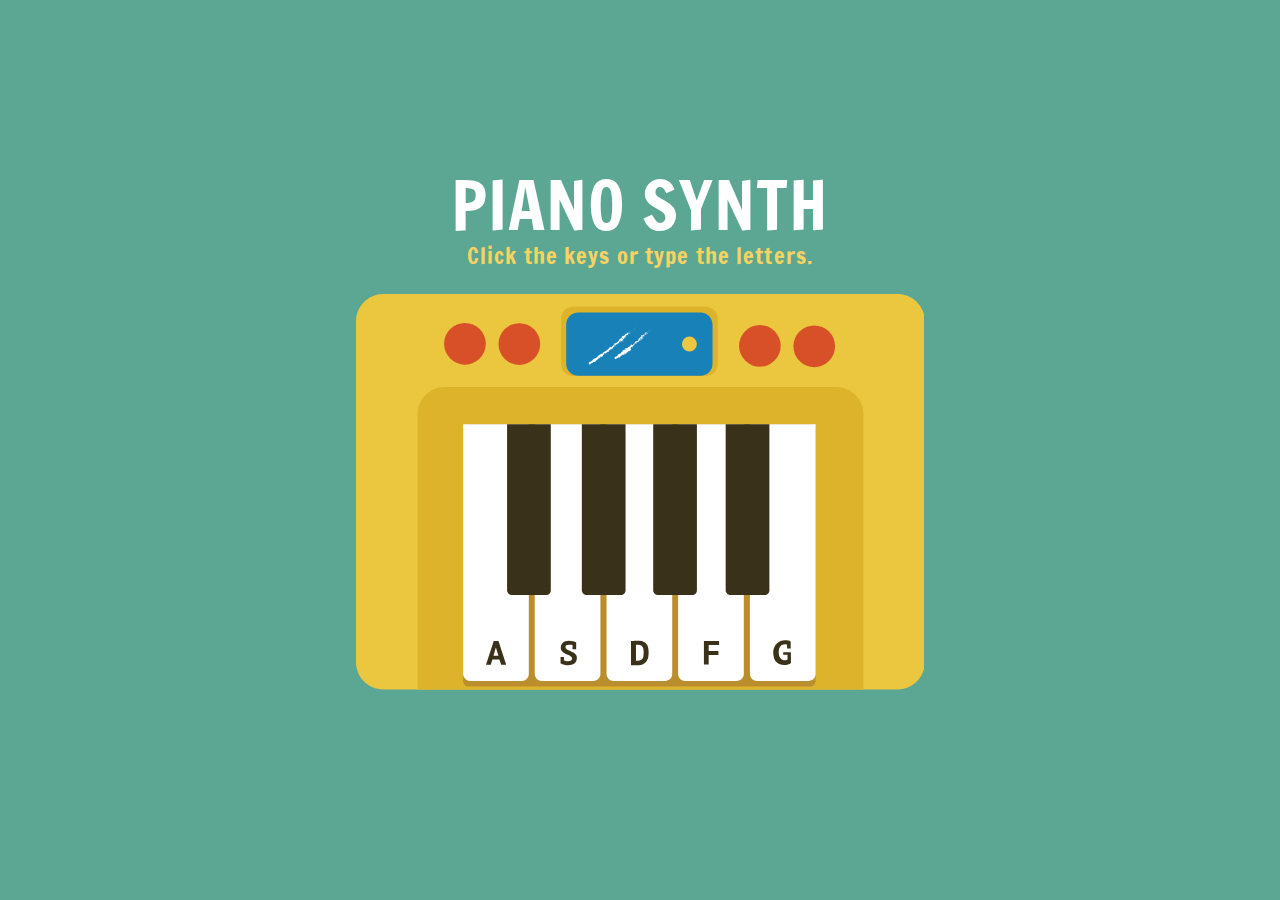
<file: index.html>
<!DOCTYPE html>
<html>
  <head>
    <meta charset="utf-8">
    <meta name="viewport" content="width=device-width, initial-scale=1.0">
    <link rel="stylesheet" href="./main.css">
    <link href="https://fonts.googleapis.com/css?family=Francois+One" rel="stylesheet">
    <title>Keyboard</title>
  </head>
  <body>

    <div class="main-container">
      <header class="header">
        <h1 class="header__title">PIANO SYNTH</h1>
        <p class="header__instructions">Click the keys or type the letters.</p>
      </header>

      <div class="keyboard">
        <?xml version="1.0" encoding="utf-8"?>
        <svg version="1.1" id="keyboard" xmlns="http://www.w3.org/2000/svg" xmlns:xlink="http://www.w3.org/1999/xlink" x="0px" y="0px"
        	viewBox="0 0 251.1 174.6" style="enable-background:new 0 0 251.1 174.6;" xml:space="preserve">
        <style type="text/css">
        	.st0{fill:#EBC63F;}
        	.st1{fill:#DDB32C;}
        	.st2{fill:#BA8E2D;}
        	.st3{fill:#FFFFFF;}
        	.st4{fill:#3A311A;}
        	.st5{fill:#1881B8;}
        	.st6{fill:#D85027;}
        	.st7{fill:#EBC742;}
        </style>
        <g id="XMLID_1_">
        	<path id="XMLID_21_" class="st0" d="M239.1,174.6H12c-6.6,0-12-5.4-12-12V12C0,5.4,5.4,0,12,0h227.1c6.6,0,12,5.4,12,12v150.6
        		C251.1,169.2,245.7,174.6,239.1,174.6z"/>
        </g>
        <path id="XMLID_2_" class="st1" d="M224,174.6H27.2V53.1c0-6.6,5.4-12,12-12H212c6.6,0,12,5.4,12,12V174.6z"/>
        <path id="XMLID_22_" class="st2" d="M200.4,173.3H49.8c-1.4,0-2.5-1.1-2.5-2.5V60c0-1.4,1.1-2.5,2.5-2.5h150.6
        	c1.4,0,2.5,1.1,2.5,2.5v110.8C203,172.2,201.8,173.3,200.4,173.3z"/>
        <path id="a" data-key="65" class="st3 key" d="M73.2,170.8H50.5c-1.8,0-3.2-1.4-3.2-3.2V57.5h29v110.1C76.3,169.4,74.9,170.8,73.2,170.8z"/>
        <path id="s" data-key="83" class="st3 key" d="M104.8,170.8H82.1c-1.8,0-3.2-1.4-3.2-3.2V57.5h29v110.1C108,169.4,106.6,170.8,104.8,170.8z"/>
        <path id="a-sharp" class="st4" d="M83.9,132.9H68.8c-1.2,0-2.1-1-2.1-2.1V57.5H86v73.3C86,132,85.1,132.9,83.9,132.9z"/>
        <path id="d" data-key="71" class="st3 key" d="M199.8,170.8h-22.7c-1.8,0-3.2-1.4-3.2-3.2V57.5h29v110.1C203,169.4,201.5,170.8,199.8,170.8z"/>
        <path id="f" data-key="70" class="st3 key" d="M168.1,170.8h-22.7c-1.8,0-3.2-1.4-3.2-3.2V57.5h29v110.1C171.3,169.4,169.9,170.8,168.1,170.8z"/>
        <path id="g" data-key="68" class="st3 key" d="M136.5,170.8h-22.7c-1.8,0-3.2-1.4-3.2-3.2V57.5h29v110.1C139.7,169.4,138.2,170.8,136.5,170.8z"/>
        <path id="s-sharp" class="st4" d="M116.9,132.9h-15.1c-1.2,0-2.1-1-2.1-2.1V57.5H119v73.3C119,132,118.1,132.9,116.9,132.9z"/>
        <path id="d-sharp" class="st4" d="M148.4,132.9h-15.1c-1.2,0-2.1-1-2.1-2.1V57.5h19.3v73.3C150.5,132,149.6,132.9,148.4,132.9z"/>
        <path id="XMLID_8_" class="st1" d="M154.5,36.2H95.8c-2.9,0-5.3-2.4-5.3-5.3V10.9c0-2.9,2.4-5.3,5.3-5.3h58.6c2.9,0,5.3,2.4,5.3,5.3
        	v19.9C159.8,33.8,157.4,36.2,154.5,36.2z"/>
        <path id="f-sharp" class="st4" d="M180.4,132.9h-15.1c-1.2,0-2.1-1-2.1-2.1V57.5h19.3v73.3C182.5,132,181.6,132.9,180.4,132.9z"/>
        <path id="XMLID_9_" class="st5" d="M152.1,36.1h-54c-2.9,0-5.3-2.4-5.3-5.3V13.5c0-2.9,2.4-5.3,5.3-5.3h54c2.9,0,5.3,2.4,5.3,5.3
        	v17.2C157.5,33.7,155.1,36.1,152.1,36.1z"/>
        <circle id="XMLID_14_" class="st6" cx="72.1" cy="22.1" r="9.2"/>
        <circle id="XMLID_16_" class="st6" cx="48.1" cy="22" r="9.2"/>
        <circle id="XMLID_20_" class="st6" cx="202.3" cy="23.1" r="9.2"/>
        <circle id="XMLID_18_" class="st6" cx="178.3" cy="22.9" r="9.2"/>
        <circle id="metronome-dot" class="st7 metronome-dot" cx="147.2" cy="22.1" r="3.3"/>
        <g id="XMLID_3_">
        	<g id="XMLID_115_">
        		<g id="XMLID_119_">
        			<g id="XMLID_120_">
        				<g id="XMLID_121_">
        					<path id="XMLID_208_" class="st3" d="M123.5,14.7c0,0,0-0.1-0.1-0.1C123.4,14.7,123.5,14.8,123.5,14.7z"/>
        					<polygon id="XMLID_207_" class="st3" points="123.2,15.3 123.1,15.3 123.1,15.5 					"/>
        					<path id="XMLID_206_" class="st3" d="M122.7,15.7c0.2,0.1,0.2-0.2,0.3-0.2l0,0l-0.1-0.2C122.8,15.5,122.8,15.7,122.7,15.7z"/>
        					<path id="XMLID_205_" class="st3" d="M122.1,15.5C122.2,15.6,122.1,15.6,122.1,15.5C122.2,15.5,122.2,15.5,122.1,15.5
        						C122.2,15.5,122.2,15.5,122.1,15.5z"/>
        					<path id="XMLID_204_" class="st3" d="M122.2,15.5C122.2,15.4,122.1,15.4,122.2,15.5L122.2,15.5z"/>
        					<path id="XMLID_203_" class="st3" d="M122,15.7l0-0.1c0,0-0.1,0-0.1,0C121.9,15.6,121.9,15.7,122,15.7z"/>
        					<path id="XMLID_202_" class="st3" d="M122,15.9L122,15.9C122,15.8,122,15.8,122,15.9z"/>
        					<path id="XMLID_201_" class="st3" d="M122.1,15.7l0,0.1C122.1,15.8,122.1,15.9,122.1,15.7C122.1,15.8,122.1,15.8,122.1,15.7z"
        						/>
        					<path id="XMLID_200_" class="st3" d="M122.1,15.7c0.1,0,0.1,0,0.1,0.1C122.3,15.7,122.2,15.6,122.1,15.7z"/>
        					<path id="XMLID_199_" class="st3" d="M122.8,15.9L122.8,15.9L122.8,15.9C122.9,15.9,122.7,15.8,122.8,15.9z"/>
        					<path id="XMLID_198_" class="st3" d="M121.5,15.9c0,0,0.1,0.1,0.1,0.1l0-0.1C121.6,15.9,121.5,16,121.5,15.9z"/>
        					<path id="XMLID_197_" class="st3" d="M121.6,16l0,0.1C121.7,16.1,121.7,16.1,121.6,16z"/>
        					<polygon id="XMLID_196_" class="st3" points="122.1,16.1 122.2,15.8 122.1,16.1 					"/>
        					<polygon id="XMLID_195_" class="st3" points="121.2,16.1 121.2,16 121.2,16.2 					"/>
        					<path id="XMLID_194_" class="st3" d="M121,16.3c0-0.1-0.1-0.1-0.1-0.2c0,0,0,0.1,0,0.2C120.9,16.3,120.9,16.2,121,16.3z"/>
        					<path id="XMLID_193_" class="st3" d="M120.9,16.5c0,0,0-0.1,0-0.1C120.8,16.4,120.8,16.4,120.9,16.5z"/>
        					<path id="XMLID_192_" class="st3" d="M121.5,16.2c0,0-0.1-0.1-0.1-0.1L121.5,16.2C121.4,16.2,121.4,16.2,121.5,16.2z"/>
        					<path id="XMLID_191_" class="st3" d="M121.4,16.2L121.4,16.2C121.4,16.3,121.4,16.3,121.4,16.2
        						C121.4,16.3,121.4,16.3,121.4,16.2z"/>
        					<path id="XMLID_190_" class="st3" d="M121.5,16.2C121.5,16.2,121.5,16.2,121.5,16.2C121.5,16.2,121.5,16.2,121.5,16.2z"/>
        					<path id="XMLID_189_" class="st3" d="M121.9,16.1c0,0.1,0,0.2,0.1,0.2C122,16.3,121.9,16.2,121.9,16.1z"/>
        					<path id="XMLID_188_" class="st3" d="M121.6,16.3L121.6,16.3c0.1-0.1,0-0.1,0-0.1L121.6,16.3z"/>
        					<polygon id="XMLID_187_" class="st3" points="121.6,16.4 121.6,16.3 121.6,16.3 					"/>
        					<path id="XMLID_186_" class="st3" d="M121.1,16.5c0,0.1,0,0.1-0.1,0.1C121,16.6,121.1,16.6,121.1,16.5
        						C121.1,16.5,121.1,16.4,121.1,16.5z"/>
        					<path id="XMLID_185_" class="st3" d="M121.2,16.4C121.2,16.4,121.2,16.4,121.2,16.4C121.3,16.4,121.3,16.4,121.2,16.4z"/>
        					<path id="XMLID_184_" class="st3" d="M120.6,16.9C120.6,16.9,120.6,16.9,120.6,16.9C120.6,16.9,120.6,16.9,120.6,16.9
        						L120.6,16.9z"/>
        					<path id="XMLID_183_" class="st3" d="M121.2,16.5C121.2,16.5,121.2,16.5,121.2,16.5C121.2,16.5,121.2,16.5,121.2,16.5
        						C121.2,16.5,121.2,16.6,121.2,16.5z"/>
        					<path id="XMLID_182_" class="st3" d="M120.8,16.6c0,0,0.1,0,0.1,0C120.8,16.6,120.8,16.6,120.8,16.6z"/>
        					<path id="XMLID_181_" class="st3" d="M121.2,16.4C121.2,16.3,121.2,16.3,121.2,16.4C121.2,16.3,121.2,16.3,121.2,16.4z"/>
        					<path id="XMLID_180_" class="st3" d="M121.2,16.4C121.2,16.4,121.2,16.4,121.2,16.4C121.2,16.4,121.2,16.4,121.2,16.4
        						C121.2,16.4,121.2,16.4,121.2,16.4z"/>
        					<path id="XMLID_179_" class="st3" d="M120.9,17.7c-0.1-0.1,0-0.3,0.1-0.2c0-0.1-0.3-0.4-0.5-0.5c0,0,0.1,0.1,0,0.2
        						c0.1,0,0.3,0,0.3,0.1c-0.1,0.1-0.1,0-0.2,0c0.1,0.1,0,0.3,0.1,0.4l0-0.1C120.9,17.6,120.9,17.6,120.9,17.7z"/>
        					<path id="XMLID_178_" class="st3" d="M120.7,16.8L120.7,16.8c0,0-0.1,0-0.2-0.1c0,0.1,0,0.1,0,0.2L120.7,16.8L120.7,16.8z"/>
        					<path id="XMLID_177_" class="st3" d="M120.9,16.7c0.1,0.1,0,0.2,0.1,0.3c0.1-0.1,0-0.1,0-0.2C120.9,16.9,121.1,16.7,120.9,16.7
        						C120.9,16.6,121,16.6,120.9,16.7C120.9,16.6,120.9,16.6,120.9,16.7C120.9,16.6,120.9,16.6,120.9,16.7L120.9,16.7
        						C120.9,16.6,120.9,16.6,120.9,16.7C120.9,16.6,120.9,16.6,120.9,16.7C120.9,16.6,120.9,16.6,120.9,16.7
        						C120.9,16.6,120.9,16.7,120.9,16.7C120.9,16.7,120.9,16.6,120.9,16.7C120.9,16.6,120.9,16.6,120.9,16.7
        						C120.9,16.6,120.9,16.6,120.9,16.7l-0.1,0.1C120.8,16.8,120.8,16.7,120.9,16.7z"/>
        					<path id="XMLID_176_" class="st3" d="M122.1,16.6C122,16.6,122,16.6,122.1,16.6C122,16.6,122,16.6,122.1,16.6z"/>
        					<path id="XMLID_175_" class="st3" d="M122,16.6C122,16.6,121.9,16.5,122,16.6C122,16.5,122,16.6,122,16.6c0.1,0,0.1-0.1,0-0.1
        						l0,0c-0.1,0-0.3-0.1-0.3-0.1C121.8,16.5,121.8,16.6,122,16.6z"/>
        					<path id="XMLID_174_" class="st3" d="M121.4,16.7l-0.1,0.1l0.1,0l0-0.1C121.5,16.8,121.5,16.7,121.4,16.7z"/>
        					<polygon id="XMLID_173_" class="st3" points="120.5,16.9 120.5,16.7 120.5,16.9 					"/>
        					<polygon id="XMLID_172_" class="st3" points="120.4,17 120.3,16.9 120.3,17 					"/>
        					<path id="XMLID_171_" class="st3" d="M111.9,24.9L111.9,24.9C111.9,25,111.9,25,111.9,24.9z"/>
        					<path id="XMLID_170_" class="st3" d="M112.2,24.8L112.2,24.8C112.2,24.7,112.2,24.8,112.2,24.8z"/>
        					<path id="XMLID_169_" class="st3" d="M116.3,19.9c-0.1-0.1-0.3-0.1-0.2,0l0.1,0.1C116.2,19.9,116.3,19.9,116.3,19.9z"/>
        					<path id="XMLID_168_" class="st3" d="M114,22.6C114,22.6,114,22.6,114,22.6c0,0,0-0.1,0-0.1C114,22.5,114,22.5,114,22.6z"/>
        					<path id="XMLID_167_" class="st3" d="M114.3,23.1l-0.1,0C114.2,23,114.2,23.1,114.3,23.1z"/>
        					<path id="XMLID_166_" class="st3" d="M110.5,26.1l0,0.1C110.6,26.2,110.5,26.2,110.5,26.1z"/>
        					<path id="XMLID_165_" class="st3" d="M118.7,18.3c-0.1,0-0.1,0-0.2,0C118.6,18.3,118.7,18.4,118.7,18.3z"/>
        					<path id="XMLID_164_" class="st3" d="M111.2,23.7C111.2,23.8,111.2,23.8,111.2,23.7C111.2,23.8,111.2,23.8,111.2,23.7z"/>
        					<path id="XMLID_163_" class="st3" d="M118.4,18.4C118.4,18.4,118.4,18.4,118.4,18.4c0.1,0,0.1-0.1,0.1-0.1
        						C118.5,18.3,118.4,18.3,118.4,18.4z"/>
        					<path id="XMLID_162_" class="st3" d="M105.1,29.9C105.1,29.9,105.1,29.9,105.1,29.9C105.1,29.9,105.1,29.9,105.1,29.9z"/>
        					<path id="XMLID_161_" class="st3" d="M102.8,30C102.8,30,102.8,30,102.8,30C102.8,29.9,102.8,30,102.8,30z"/>
        					<path id="XMLID_160_" class="st3" d="M119.7,17.4C119.7,17.4,119.7,17.4,119.7,17.4L119.7,17.4z"/>
        					<path id="XMLID_159_" class="st3" d="M120.1,17.7C120.1,17.7,120.1,17.8,120.1,17.7C120.1,17.7,120.1,17.7,120.1,17.7z"/>
        					<path id="XMLID_158_" class="st3" d="M118.5,19.3C118.5,19.3,118.5,19.3,118.5,19.3C118.5,19.3,118.5,19.3,118.5,19.3z"/>
        					<path id="XMLID_157_" class="st3" d="M119.7,17.4C119.7,17.4,119.7,17.4,119.7,17.4C119.7,17.4,119.7,17.4,119.7,17.4z"/>
        					<path id="XMLID_156_" class="st3" d="M119.7,17.4C119.7,17.4,119.7,17.4,119.7,17.4C119.7,17.4,119.7,17.3,119.7,17.4z"/>
        					<path id="XMLID_155_" class="st3" d="M119.6,17.5C119.6,17.4,119.7,17.4,119.6,17.5C119.7,17.4,119.7,17.4,119.6,17.5
        						C119.7,17.4,119.6,17.4,119.6,17.5z"/>
        					<path id="XMLID_154_" class="st3" d="M107.8,27.6C107.8,27.6,107.7,27.6,107.8,27.6C107.7,27.6,107.7,27.6,107.8,27.6z"/>
        					<polygon id="XMLID_153_" class="st3" points="116.2,21.7 116.2,21.7 116.2,21.7 					"/>
        					<path id="XMLID_152_" class="st3" d="M116.1,21.9c0-0.2,0-0.2,0.1-0.2l-0.3-0.3L116.1,21.9z"/>
        					<path id="XMLID_145_" class="st3" d="M111.3,25.4l0.2,0c0,0.2-0.1,0.2,0.1,0.3c-0.2-0.3,0.3-0.3,0.1-0.6l0.1,0c0,0,0,0,0,0
        						c0.2,0.1-0.1-0.3,0.1-0.4c0.1,0,0.1,0,0.1,0.1l0.1-0.2c0,0,0.1,0,0,0.1l0.2-0.2l0,0c0-0.1,0-0.2,0-0.2c0.1,0,0,0.1,0,0.1l0-0.1
        						c0.1,0.1,0.1,0.2,0,0.2c0.3,0.3,0-0.1,0.4-0.1l-0.1,0.1c0.2,0.1,0.2,0,0.4,0.1c-0.1,0-0.4-0.1-0.4-0.3c0,0,0.1,0,0.1-0.1
        						c0.1,0.1,0.1,0,0.2,0l0.1,0.2c0-0.1,0-0.2,0-0.3c0.1,0,0.2,0.1,0.3,0.2c0.2-0.1-0.2-0.1-0.1-0.3c0.2,0,0.2-0.1,0.2-0.3
        						c0.1,0,0.1,0.1,0.1,0.1l0-0.2c0,0,0,0,0.1,0.1c0-0.1-0.1-0.2,0-0.3c-0.1-0.2,0.4,0.1,0.3-0.2c0.1,0,0.1,0.1,0.1,0.2
        						c0.1-0.2,0.1-0.2,0.1-0.5l0.2,0c-0.2-0.1-0.2-0.3-0.2-0.4c-0.1,0-0.1-0.1-0.2-0.1l0.1-0.2c0,0,0.1,0.1,0.1,0.2c0,0,0,0,0-0.1
        						c0.1,0,0.1,0.1,0.2,0.2c0,0-0.1,0-0.1-0.1c0,0.1,0.1,0.2,0.2,0.3c0,0,0-0.1,0-0.1c0,0,0,0.1,0,0.1c0,0,0,0,0-0.1l0.2,0.1l0-0.1
        						l0.3,0c0-0.3-0.1-0.6,0.1-0.8c0,0.2,0.1,0.2,0.2,0.4c-0.2-0.1-0.1,0.2-0.2,0.2c0.1,0,0.1,0.1,0.1,0.1l0.1-0.3
        						c0.1,0.1,0.1,0.1,0.2,0.1c-0.2-0.2,0-0.3,0.1-0.4c0.1,0.1,0.1,0.2,0,0.2c0.2,0.1-0.1-0.4,0.1-0.3c0,0,0,0,0,0.1
        						c0-0.1,0.2-0.2,0.2-0.1l0,0c0.2-0.1,0.5-0.3,0.3-0.6c0,0,0.2,0.3,0.2,0.3l-0.2-0.9c0.1,0.2,0.5,0.5,0.4,0.7
        						c0.1,0,0.1,0,0.2-0.1c0,0-0.2-0.2-0.2-0.3c0.2,0.1,0.1,0.1,0.4,0.1c-0.1,0-0.2-0.3-0.2-0.4c0,0,0.2,0.3,0.2,0.3l0-0.4
        						c0,0.1,0.2,0.2,0.3,0.3c-0.1,0,0.1-0.1,0.2-0.1l-0.1,0c0.2-0.1-0.1-0.5,0.1-0.6c0,0.1,0.2,0.4,0.3,0.4c-0.1-0.2-0.3-0.8-0.2-1
        						L117,20l0-0.2c0.1,0.3,0.2,0.8,0.2,1.1c0.1,0,0.1,0.1,0.2,0c0.1,0.1,0,0.2,0,0.2l0.3-0.1c-0.1-0.2,0-0.3-0.1-0.4l-0.1,0.3
        						c-0.1-0.2-0.2-0.6,0-0.6c0.1,0,0.2,0.3,0.2,0.4c0-0.1,0.1-0.2,0.1-0.2l0,0.1c0.1,0,0-0.3,0.2-0.2c0,0,0.3,0.1,0.2,0
        						c-0.2-0.1-0.6-0.7-0.7-0.9c0,0,0.3,0,0.4,0.1c0.2,0.1,0.2,0.4,0.3,0.5c0,0,0-0.1,0-0.2c0.1,0,0.1,0.1,0.2,0.1
        						c-0.1-0.2,0.2-0.1-0.1-0.2c0-0.1,0.1,0,0.2-0.1c-0.1-0.1-0.2-0.4-0.1-0.5c0,0,0.1,0.1,0.1,0.1c0.2-0.1,0.3-0.1,0.5-0.2
        						c0,0,0.2,0,0.2,0.1c0,0,0-0.1,0-0.2c0.2,0.1-0.1,0.1,0.1,0.2c-0.1-0.1,0-0.2,0-0.3c-0.1-0.1-0.2,0.1-0.2,0.2
        						c-0.1-0.2-0.2-0.5-0.1-0.7c0.1-0.1,0.2,0.1,0.2,0c0.3-0.1-0.1-0.5,0.2-0.5c0.2,0.1,0.2,0.3,0.3,0.3c-0.1,0.1-0.2,0-0.3,0.1
        						l0.1,0c0,0.1,0,0.2-0.1,0.1c0.2,0.1,0.4-0.3,0.7-0.3c0-0.1,0-0.2,0-0.2l0,0.1c-0.1-0.1,0-0.2-0.1-0.2c0-0.1,0-0.3,0.2-0.3
        						l0.1,0.1c0,0-0.1,0-0.1,0c0-0.1,0.3,0.1,0.2-0.2l-0.2,0c0-0.1,0-0.4,0.1-0.4c-0.2-0.1,0,0-0.2-0.1c0.2,0.2-0.3,0.2,0,0.3
        						c-0.2-0.1-0.2,0-0.4-0.1c0,0,0.1,0.1,0,0.1c0,0,0,0,0,0.1c0,0,0,0,0,0c0,0,0,0,0,0c0,0,0,0,0,0c0,0,0.1,0,0.1,0
        						c0,0.1-0.1,0.2-0.1,0.3c-0.1,0,0-0.1-0.1-0.1l0,0.1c-0.1-0.1-0.3-0.1-0.2-0.2l-0.1,0.1c-0.1,0-0.2,0-0.2,0.1
        						c-0.1,0,0,0.2-0.1,0.1l-0.1,0.2l0,0c-0.2,0.1-0.2,0.4-0.5,0.4c0,0.1-0.1,0.1-0.2,0.2l-0.1-0.1c0,0.1-0.3,0.1-0.2,0.2
        						c-0.3-0.2-0.4,0.2-0.5,0.2l0.1,0.1c-0.1,0.1-0.1,0.1-0.2,0.3l0.1,0.1c0,0.2-0.3,0.1-0.4,0.2c0,0,0-0.1,0.1-0.1
        						c-0.3-0.1-0.2,0.4-0.5,0.4c0,0.1,0,0.1-0.1,0.1c0,0,0,0,0,0c0,0,0,0,0,0c0,0-0.1,0-0.1,0c0,0,0.1,0,0.1,0c0,0-0.1,0.1-0.1,0.1
        						l-0.1-0.1c0,0,0,0,0,0c-0.1,0,0,0.1,0.1,0.2c0,0,0,0.1,0,0.1c-0.2-0.2-0.1,0.1-0.3,0c0,0.1-0.2,0.2,0,0.5c0,0,0,0,0,0
        						c-0.1,0-0.1,0-0.1,0.1l-0.1-0.1l0,0.3c-0.1,0-0.2-0.1-0.2-0.2c0,0.3-0.1,0.2-0.1,0.4l-0.1-0.1c0,0,0,0.2-0.1,0.2
        						c-0.2-0.1-0.5,0.4-0.9,0.4c0.3,0.2-0.2,0-0.1,0.2c-0.1-0.1-0.1-0.1-0.1-0.2c-0.1,0.2-0.3,0-0.2,0.3c-0.1-0.1,0-0.1-0.1-0.1
        						c0,0,0,0.1,0,0.1c0,0,0-0.1,0-0.1c-0.1,0.1,0,0.3,0.1,0.5c-0.1,0-0.2,0-0.1,0.2c-0.1,0-0.2-0.1-0.1-0.2c-0.1,0-0.4,0.1-0.3,0.3
        						c0,0-0.1,0-0.1,0.1c-0.1,0.1-0.1,0.1-0.2,0.2l0,0c0.1,0.2-0.1,0.1-0.1,0.2l0,0c-0.3,0,0,0.1-0.4,0.1l0.1,0.1
        						c0.2,0.3-0.3,0-0.3,0.2l0.1,0c0,0.1-0.4-0.2-0.5-0.2c0,0,0-0.1,0-0.1c-0.3,0,0.1,0.2,0,0.3c-0.1-0.1-0.1-0.2-0.2-0.2
        						c-0.1,0,0,0.4-0.3,0.4c0.1,0,0.1,0.1,0.1,0.2c-0.1,0.1-0.4-0.1-0.3,0.2c0,0,0,0-0.1,0c0,0.1-0.2,0.2-0.1,0.4
        						c-0.4-0.4-0.3,0.5-0.5,0.1l-0.2,0.2l0,0c-0.1,0.1-0.1,0.2-0.1,0.3c0,0-0.1-0.1-0.1-0.1c-0.2,0.1-0.3,0.1-0.3,0.4l-0.1-0.1
        						c0,0.1-0.4,0-0.5,0.3c0,0,0,0,0-0.1c-0.1,0.3-0.8,0-0.5,0.5l-0.1,0.2c0.2-0.1,0.1,0.2,0.2,0.2c-0.1,0.1-0.3,0-0.2-0.1l0,0
        						c-0.1-0.3-0.3,0.1-0.4-0.1c-0.3,0.3-0.8,0.4-1.1,0.6l0.2,0.1l-0.1,0.1c-0.1,0-0.1-0.1-0.1-0.2c-0.1-0.1-0.1,0.2-0.1,0.2
        						c-0.2,0-0.1-0.3-0.1-0.2l-0.1,0.1l0,0c0,0.1,0,0.2-0.1,0.3c-0.1,0-0.1-0.1-0.1-0.1c0,0,0,0,0,0l-0.2,0.1l0.2,0.1
        						c0,0.1-0.1,0.1,0,0.2c-0.3-0.2-0.6,0.3-0.7,0.3c0,0.2-0.1,0.2-0.2,0.3c0,0,0.2,0.2,0.1,0.2c-0.2-0.4-0.3,0-0.5-0.2
        						c0.2,0.1-0.2,0.2,0,0.4c-0.1,0-0.1-0.1-0.2-0.2c-0.1,0.3-0.5,0.2-0.7,0.4c0,0,0.1,0.1,0.1,0.2l-0.3-0.1c0,0.1,0.1,0.3-0.1,0.2
        						c0,0,0.1,0.1,0.1,0.1c-0.6,0.1-0.8,0.9-1.6,0.8c0.1,0,0.1,0.1,0,0.1c0,0,0.1,0.1,0.1,0.2l-0.3,0c0.1,0.2-0.2,0.2-0.1,0.3l0-0.1
        						c0,0.2,0.4,0.3,0.6,0.6c-0.1-0.3,0.5,0.1,0.4-0.3c0.1,0,0,0.1,0.1,0.1c0-0.1,0-0.2,0.1-0.2l0,0c0.2-0.2,0.4-0.2,0.7-0.3
        						l-0.1-0.1c0.1,0,0.1,0,0.2,0c-0.1-0.2-0.2,0.1-0.2-0.1c0.2,0.2,0.4-0.3,0.7-0.1c0.1-0.1-0.1-0.1,0-0.2l0.1,0.1l0-0.1
        						c0.1,0,0.2,0,0.2,0.1c0,0,0,0,0,0.1c0.1,0,0.2-0.2,0.2-0.2l-0.1,0c0.2-0.2,0.6-0.4,0.7-0.7l-0.1,0c0.1-0.2,0.2,0,0.4-0.2l0,0
        						c0-0.1,0-0.1,0.1-0.2c0,0.1,0.2,0.1,0.2,0.2c0.1-0.3,0-0.2,0-0.5l0.1,0.1c0-0.1,0-0.2,0-0.3c0,0.1,0.2,0.1,0.1,0.3
        						c0.4,0,0.2-0.4,0.5-0.2c-0.1-0.3-0.3,0-0.3-0.1c-0.1,0-0.1-0.2,0-0.3c0.1,0,0.3,0.2,0.5,0.1c0,0,0,0,0,0c0.1,0,0.1-0.2,0.2-0.1
        						c-0.1-0.2,0.1-0.1,0-0.3l-0.1,0.2c0.1-0.1,0-0.4,0.2-0.4c0,0,0,0.1,0,0.2c0.1,0,0.1-0.1,0.1-0.1c0.1,0.2-0.2,0.2-0.1,0.4
        						c0.1,0,0.1-0.3,0.2,0c-0.1-0.3,0.2-0.1,0.2-0.4l0.1,0.1c0,0,0-0.1,0-0.1l0,0.2c0-0.2,0.3,0,0.3-0.2c-0.2,0.1-0.1-0.1-0.3-0.1
        						c0.1-0.3,0.3,0.2,0.6,0c0,0-0.2,0-0.2-0.1c0.1,0,0.2,0,0.2,0c0.2-0.1-0.1-0.1-0.1-0.2c0.2,0.1,0-0.1,0.1-0.2L109,27
        						c0.2-0.1-0.1-0.3,0.1-0.3l0,0.2l0.1-0.1l0.1,0.1c0-0.2,0.1-0.2,0.2-0.2c-0.1-0.1-0.1-0.2-0.1-0.3c0.1,0,0,0.1,0.2,0
        						c0,0.1,0.1,0.2-0.1,0.1c0,0,0,0.1,0,0.1c0.1,0,0.2-0.1,0.2-0.1c0,0,0,0-0.1,0l0.1-0.3c0.1,0,0.1,0.1,0.1,0.1c0,0,0-0.1,0.1-0.2
        						c0.1,0.1,0.1,0.2,0.1,0.3l0.1-0.2c0,0,0.2,0.1,0.2,0.1c0.1,0,0.1-0.3,0.3-0.4c0,0,0-0.1,0-0.1c0.1-0.1,0.3,0,0.4-0.2l0.2,0.1
        						c0.1-0.1-0.3-0.1-0.1-0.3c0.1-0.1,0.2,0.1,0.2,0.1C111.2,25.5,111.2,25.3,111.3,25.4C111.4,25.4,111.3,25.4,111.3,25.4z
        						 M112.5,24.4c0,0,0,0.2-0.1,0.1C112.4,24.4,112.5,24.4,112.5,24.4z M114.3,22.7C114.4,22.7,114.3,22.7,114.3,22.7
        						C114.3,22.7,114.3,22.7,114.3,22.7z M119.3,17.8C119.3,17.8,119.3,17.8,119.3,17.8C119.3,17.8,119.3,17.8,119.3,17.8z
        						 M119.5,17.8C119.5,17.7,119.5,17.7,119.5,17.8C119.5,17.7,119.5,17.8,119.5,17.8C119.5,17.8,119.5,17.8,119.5,17.8z M106.8,27
        						L106.8,27C106.8,27.1,106.8,27.1,106.8,27z"/>
        					<path id="XMLID_144_" class="st3" d="M114.2,23C114.2,23,114.2,23,114.2,23C114.2,23,114.2,23,114.2,23z"/>
        					<path id="XMLID_143_" class="st3" d="M110.5,26.1C110.5,26.1,110.5,26.1,110.5,26.1C110.5,26.1,110.5,26.1,110.5,26.1
        						L110.5,26.1z"/>
        					<path id="XMLID_142_" class="st3" d="M118.4,20.1C118.4,20.1,118.3,20.1,118.4,20.1C118.3,20.1,118.3,20.1,118.4,20.1z"/>
        					<path id="XMLID_141_" class="st3" d="M120,17.1L120,17.1C120,17.2,120,17.2,120,17.1C120,17.2,120,17.1,120,17.1z"/>
        					<path id="XMLID_140_" class="st3" d="M121.2,17.4C121.2,17.3,121.2,17.3,121.2,17.4L121.2,17.4
        						C121.1,17.3,121.1,17.4,121.2,17.4z"/>
        					<path id="XMLID_139_" class="st3" d="M120.3,17.4c0.1,0.1,0.1,0,0.1,0c0,0,0,0,0,0C120.4,17.3,120.4,17.4,120.3,17.4z"/>
        					<path id="XMLID_138_" class="st3" d="M120.5,17.4C120.5,17.4,120.5,17.4,120.5,17.4C120.5,17.3,120.5,17.4,120.5,17.4z"/>
        					<path id="XMLID_137_" class="st3" d="M119.6,17.6c0,0-0.1-0.1,0-0.1C119.5,17.3,119.5,17.8,119.6,17.6z"/>
        					<polygon id="XMLID_136_" class="st3" points="120.6,17.7 120.5,17.6 120.6,17.7 					"/>
        					<path id="XMLID_135_" class="st3" d="M120.1,18l0.1,0c0,0,0,0,0-0.1C120.2,17.9,120.1,17.9,120.1,18z"/>
        					<path id="XMLID_134_" class="st3" d="M120.2,17.9C120.3,17.8,120.3,17.8,120.2,17.9C120.3,17.8,120.2,17.8,120.2,17.9z"/>
        					<polygon id="XMLID_133_" class="st3" points="120.5,17.9 120.5,17.9 120.4,17.9 					"/>
        					<path id="XMLID_132_" class="st3" d="M119.2,18.6l-0.1,0.1c0,0,0.1,0.1,0.1,0C119.2,18.7,119.2,18.6,119.2,18.6z"/>
        					<path id="XMLID_131_" class="st3" d="M119.7,18.7c0,0-0.1,0-0.1-0.1L119.7,18.7L119.7,18.7z"/>
        					<path id="XMLID_130_" class="st3" d="M119.5,19c0,0,0,0.2,0.1,0.1C119.5,19,119.6,18.9,119.5,19z"/>
        					<polygon id="XMLID_129_" class="st3" points="117.9,19.8 118,19.8 117.8,19.5 					"/>
        					<path id="XMLID_128_" class="st3" d="M117.1,21.3c0.2,0-0.1-0.2,0.1-0.2c0-0.1-0.1,0-0.1-0.1C117.1,21.1,117,21.1,117.1,21.3z"
        						/>
        					<path id="XMLID_127_" class="st3" d="M117.1,21C117.1,21,117.1,21,117.1,21C117.1,21,117.1,21,117.1,21z"/>
        					<polygon id="XMLID_126_" class="st3" points="102.4,30.1 102.3,30.1 102.4,30.1 					"/>
        					<path id="XMLID_125_" class="st3" d="M102.4,30.3l-0.1-0.1L102.4,30.3C102.3,30.3,102.4,30.3,102.4,30.3z"/>
        					<path id="XMLID_124_" class="st3" d="M113,24.6L113,24.6c-0.1-0.1-0.1-0.1-0.1,0L113,24.6z"/>
        					<polygon id="XMLID_123_" class="st3" points="111.9,25.2 111.9,25.2 111.8,25 					"/>
        					<path id="XMLID_122_" class="st3" d="M111.3,25.9C111.3,25.9,111.3,25.9,111.3,25.9C111.3,25.9,111.1,25.8,111.3,25.9z"/>
        				</g>
        			</g>
        		</g>
        	</g>
        </g>
        <g id="XMLID_4_">
        	<g id="XMLID_211_">
        		<g id="XMLID_215_">
        			<g id="XMLID_216_">
        				<g id="XMLID_217_">
        					<path id="XMLID_304_" class="st3" d="M130.7,15.2c0,0-0.1-0.1-0.1-0.1C130.6,15.1,130.8,15.2,130.7,15.2z"/>
        					<polygon id="XMLID_303_" class="st3" points="130.5,15.8 130.5,15.7 130.5,15.9 					"/>
        					<path id="XMLID_302_" class="st3" d="M130.1,16c0.2,0.1,0.1-0.1,0.2-0.1l0,0l-0.1-0.2C130.2,15.9,130.2,16,130.1,16z"/>
        					<path id="XMLID_301_" class="st3" d="M129.6,15.8C129.7,15.9,129.6,15.9,129.6,15.8C129.7,15.8,129.7,15.8,129.6,15.8
        						C129.6,15.8,129.6,15.8,129.6,15.8z"/>
        					<path id="XMLID_300_" class="st3" d="M129.6,15.8C129.7,15.8,129.6,15.8,129.6,15.8L129.6,15.8z"/>
        					<path id="XMLID_299_" class="st3" d="M129.5,16L129.5,16c0-0.1-0.1-0.1-0.1-0.1C129.4,15.9,129.4,15.9,129.5,16z"/>
        					<path id="XMLID_298_" class="st3" d="M129.5,16.1L129.5,16.1C129.5,16.1,129.5,16.1,129.5,16.1z"/>
        					<path id="XMLID_297_" class="st3" d="M129.6,16L129.6,16C129.6,16.1,129.6,16.2,129.6,16C129.6,16.1,129.6,16,129.6,16z"/>
        					<path id="XMLID_296_" class="st3" d="M129.6,16c0.1,0,0.1,0,0.1,0.1C129.8,16,129.7,15.9,129.6,16z"/>
        					<path id="XMLID_295_" class="st3" d="M130.2,16.2L130.2,16.2L130.2,16.2C130.3,16.2,130.2,16.2,130.2,16.2z"/>
        					<path id="XMLID_294_" class="st3" d="M129.1,16.1c0,0,0.1,0.1,0.1,0.1l0-0.1C129.2,16.2,129.1,16.2,129.1,16.1z"/>
        					<path id="XMLID_293_" class="st3" d="M129.2,16.3l0,0.1C129.3,16.3,129.2,16.3,129.2,16.3z"/>
        					<polygon id="XMLID_292_" class="st3" points="129.7,16.3 129.7,16.1 129.6,16.3 					"/>
        					<polygon id="XMLID_291_" class="st3" points="128.8,16.3 128.8,16.2 128.9,16.4 					"/>
        					<path id="XMLID_290_" class="st3" d="M128.7,16.4c0-0.1-0.1-0.1-0.1-0.2c0,0,0,0.1,0,0.2C128.6,16.4,128.6,16.4,128.7,16.4z"/>
        					<path id="XMLID_289_" class="st3" d="M128.6,16.6c0,0,0-0.1,0-0.1C128.6,16.5,128.6,16.5,128.6,16.6z"/>
        					<path id="XMLID_288_" class="st3" d="M129.1,16.4c0,0-0.1-0.1-0.1-0.1L129.1,16.4C129.1,16.4,129.1,16.4,129.1,16.4z"/>
        					<path id="XMLID_287_" class="st3" d="M129.1,16.4L129.1,16.4C129,16.4,129,16.5,129.1,16.4C129,16.5,129,16.5,129.1,16.4z"/>
        					<path id="XMLID_286_" class="st3" d="M129.1,16.4C129.1,16.4,129.1,16.4,129.1,16.4C129.1,16.4,129.1,16.4,129.1,16.4z"/>
        					<path id="XMLID_285_" class="st3" d="M129.4,16.4c0,0.1,0,0.2,0.1,0.2C129.5,16.5,129.4,16.5,129.4,16.4z"/>
        					<path id="XMLID_284_" class="st3" d="M129.2,16.5L129.2,16.5c0.1,0,0-0.1,0-0.1L129.2,16.5z"/>
        					<polygon id="XMLID_283_" class="st3" points="129.2,16.6 129.2,16.5 129.2,16.5 					"/>
        					<path id="XMLID_282_" class="st3" d="M128.7,16.6c0,0.1,0,0.1-0.1,0.1C128.7,16.7,128.8,16.7,128.7,16.6
        						C128.8,16.6,128.8,16.6,128.7,16.6z"/>
        					<path id="XMLID_281_" class="st3" d="M128.9,16.5C128.9,16.5,128.9,16.5,128.9,16.5C128.9,16.5,128.9,16.5,128.9,16.5z"/>
        					<path id="XMLID_280_" class="st3" d="M128.4,17C128.4,17,128.4,17,128.4,17C128.4,17,128.4,17,128.4,17L128.4,17z"/>
        					<path id="XMLID_279_" class="st3" d="M128.8,16.7C128.9,16.7,128.9,16.7,128.8,16.7C128.9,16.6,128.9,16.7,128.8,16.7
        						C128.8,16.7,128.8,16.7,128.8,16.7z"/>
        					<path id="XMLID_278_" class="st3" d="M128.5,16.7C128.5,16.7,128.6,16.7,128.5,16.7C128.6,16.7,128.5,16.7,128.5,16.7z"/>
        					<path id="XMLID_277_" class="st3" d="M128.9,16.5C128.9,16.5,128.9,16.5,128.9,16.5C128.8,16.5,128.9,16.5,128.9,16.5z"/>
        					<path id="XMLID_276_" class="st3" d="M128.9,16.5C128.9,16.5,128.9,16.6,128.9,16.5C128.9,16.6,128.9,16.6,128.9,16.5
        						C128.9,16.5,128.9,16.5,128.9,16.5z"/>
        					<path id="XMLID_275_" class="st3" d="M128.7,17.7c-0.1-0.1-0.1-0.2,0.1-0.2c0-0.1-0.3-0.4-0.4-0.5c0,0,0.1,0.1,0,0.2
        						c0.1,0,0.2,0,0.2,0.1c0,0.1-0.1,0-0.2,0C128.6,17.4,128.5,17.6,128.7,17.7L128.7,17.7C128.7,17.6,128.7,17.7,128.7,17.7z"/>
        					<path id="XMLID_274_" class="st3" d="M128.5,16.9L128.5,16.9c0,0-0.1,0-0.2-0.1c0,0.1,0,0.1,0,0.2L128.5,16.9L128.5,16.9z"/>
        					<path id="XMLID_273_" class="st3" d="M128.6,16.8c0.1,0.1,0,0.2,0.1,0.3c0.1-0.1,0-0.1,0-0.2C128.7,17,128.8,16.8,128.6,16.8
        						C128.7,16.8,128.7,16.7,128.6,16.8C128.7,16.7,128.6,16.7,128.6,16.8C128.6,16.7,128.6,16.7,128.6,16.8L128.6,16.8
        						C128.6,16.7,128.6,16.7,128.6,16.8C128.6,16.7,128.6,16.7,128.6,16.8C128.6,16.7,128.6,16.7,128.6,16.8
        						C128.6,16.8,128.6,16.8,128.6,16.8C128.6,16.8,128.6,16.8,128.6,16.8C128.6,16.7,128.6,16.7,128.6,16.8
        						C128.6,16.7,128.6,16.7,128.6,16.8l-0.1,0.1C128.6,16.9,128.6,16.8,128.6,16.8z"/>
        					<path id="XMLID_272_" class="st3" d="M129.6,16.9C129.6,16.9,129.6,16.8,129.6,16.9C129.6,16.9,129.6,16.9,129.6,16.9z"/>
        					<path id="XMLID_271_" class="st3" d="M129.5,16.8C129.5,16.8,129.5,16.8,129.5,16.8C129.6,16.8,129.6,16.8,129.5,16.8
        						c0.1,0,0.1-0.1,0-0.1l0,0c-0.1,0-0.2-0.1-0.2-0.1C129.4,16.7,129.4,16.8,129.5,16.8z"/>
        					<path id="XMLID_270_" class="st3" d="M129.1,16.8L129,17l0.1,0.1l0-0.1C129.2,16.9,129.1,16.9,129.1,16.8z"/>
        					<polygon id="XMLID_269_" class="st3" points="128.3,16.9 128.2,16.8 128.3,17 					"/>
        					<polygon id="XMLID_268_" class="st3" points="128.2,17 128.1,16.9 128.1,17 					"/>
        					<path id="XMLID_267_" class="st3" d="M121.5,23.7L121.5,23.7C121.5,23.7,121.5,23.7,121.5,23.7z"/>
        					<path id="XMLID_266_" class="st3" d="M121.7,23.5L121.7,23.5C121.7,23.5,121.7,23.5,121.7,23.5z"/>
        					<path id="XMLID_265_" class="st3" d="M124.9,19.4c-0.1-0.1-0.3-0.2-0.2-0.1L124.9,19.4C124.8,19.4,124.9,19.4,124.9,19.4z"/>
        					<path id="XMLID_264_" class="st3" d="M123.1,21.7C123.1,21.7,123.2,21.7,123.1,21.7C123.1,21.7,123.1,21.6,123.1,21.7
        						C123.1,21.6,123.1,21.6,123.1,21.7z"/>
        					<path id="XMLID_263_" class="st3" d="M123.4,22.1l-0.1,0C123.3,22.1,123.4,22.1,123.4,22.1z"/>
        					<path id="XMLID_262_" class="st3" d="M120.4,24.7l0,0.1C120.5,24.8,120.4,24.7,120.4,24.7z"/>
        					<path id="XMLID_261_" class="st3" d="M126.8,18.1c-0.1,0-0.1,0-0.1,0C126.8,18.1,126.9,18.2,126.8,18.1z"/>
        					<path id="XMLID_260_" class="st3" d="M120.8,22.5C120.8,22.5,120.8,22.6,120.8,22.5C120.8,22.6,120.8,22.5,120.8,22.5z"/>
        					<path id="XMLID_259_" class="st3" d="M126.6,18.1C126.6,18.2,126.6,18.2,126.6,18.1c0.1,0,0.1-0.1,0.1-0.1
        						C126.6,18,126.6,18,126.6,18.1z"/>
        					<path id="XMLID_258_" class="st3" d="M116,27.7C116,27.7,116,27.7,116,27.7C116,27.7,116,27.7,116,27.7z"/>
        					<path id="XMLID_257_" class="st3" d="M114,27.6C114,27.6,114,27.5,114,27.6C114,27.5,114,27.5,114,27.6z"/>
        					<path id="XMLID_256_" class="st3" d="M127.6,17.4C127.6,17.3,127.6,17.4,127.6,17.4L127.6,17.4z"/>
        					<path id="XMLID_255_" class="st3" d="M128.1,17.7C128.1,17.7,128.1,17.7,128.1,17.7C128.1,17.7,128.1,17.7,128.1,17.7z"/>
        					<path id="XMLID_254_" class="st3" d="M126.8,19C126.8,19,126.8,19,126.8,19C126.8,19,126.8,19,126.8,19z"/>
        					<path id="XMLID_253_" class="st3" d="M127.7,17.4C127.7,17.4,127.7,17.4,127.7,17.4C127.6,17.4,127.7,17.4,127.7,17.4z"/>
        					<path id="XMLID_252_" class="st3" d="M127.6,17.3C127.7,17.3,127.7,17.3,127.6,17.3C127.7,17.3,127.7,17.3,127.6,17.3z"/>
        					<path id="XMLID_251_" class="st3" d="M127.6,17.4C127.6,17.4,127.6,17.4,127.6,17.4C127.6,17.4,127.6,17.4,127.6,17.4
        						C127.6,17.4,127.6,17.4,127.6,17.4z"/>
        					<path id="XMLID_250_" class="st3" d="M118.1,25.8C118.1,25.8,118.1,25.8,118.1,25.8C118.1,25.8,118.1,25.8,118.1,25.8z"/>
        					<polygon id="XMLID_249_" class="st3" points="125,21.1 125,21 125,21 					"/>
        					<path id="XMLID_248_" class="st3" d="M124.9,21.2c-0.1-0.2,0-0.2,0-0.2l-0.3-0.3L124.9,21.2z"/>
        					<path id="XMLID_241_" class="st3" d="M121,24.1l0.1,0c0,0.2-0.1,0.2,0.1,0.3c-0.2-0.3,0.3-0.2,0-0.6l0.1,0c0,0,0,0,0,0
        						c0.2,0.1-0.1-0.3,0-0.3c0.1,0,0.1,0,0.1,0.1l0-0.1c0,0,0.1,0,0,0.1l0.1-0.1l0,0c0-0.1,0-0.2,0-0.2c0.1,0,0,0,0,0.1l0-0.1
        						c0.1,0.1,0.1,0.2,0,0.2c0.3,0.3,0-0.1,0.3-0.1l0,0.1c0.2,0.2,0.2,0,0.4,0.1c-0.1,0-0.4-0.2-0.4-0.3c0,0,0.1,0,0.1-0.1
        						c0.1,0.1,0.1,0.1,0.2,0l0.1,0.2c0-0.1,0-0.2-0.1-0.3c0.1,0,0.2,0.1,0.3,0.2c0.1-0.1-0.2-0.1-0.1-0.3c0.1,0,0.1-0.1,0.2-0.3
        						c0.1,0,0.1,0.1,0.1,0.1l0-0.2c0,0,0,0,0.1,0.1c0-0.1-0.1-0.2-0.1-0.3c-0.1-0.2,0.3,0.1,0.3-0.1c0.1,0,0.1,0.1,0.1,0.2
        						c0-0.2,0-0.2,0-0.4l0.2,0c-0.1-0.1-0.2-0.3-0.2-0.4c-0.1,0-0.1-0.1-0.1-0.1l0.1-0.2c0,0,0.1,0.1,0.1,0.2c0,0,0,0,0-0.1
        						c0.1,0,0.1,0.1,0.2,0.2c0,0-0.1,0-0.1-0.1c0,0.1,0.1,0.2,0.2,0.3c0,0,0,0,0-0.1c0,0,0,0.1,0,0.1c0,0,0,0,0-0.1l0.2,0.2l0-0.1
        						l0.2,0c0-0.3-0.1-0.6,0-0.8c0.1,0.2,0.1,0.2,0.2,0.4c-0.2-0.1-0.1,0.2-0.2,0.2c0.1,0,0.1,0.1,0.1,0.1l0.1-0.3
        						c0.1,0.1,0.1,0.1,0.2,0.1c-0.2-0.2,0-0.2,0-0.4c0.1,0.1,0.1,0.2,0,0.2c0.2,0.1-0.1-0.4,0.1-0.3c0,0,0,0,0,0.1
        						c0-0.1,0.1-0.1,0.2,0l0,0c0.1-0.1,0.4-0.3,0.3-0.5c0,0,0.2,0.3,0.2,0.3l-0.3-0.9c0.1,0.2,0.5,0.6,0.5,0.7c0,0,0.1,0,0.1-0.1
        						c0,0-0.2-0.2-0.2-0.3c0.2,0.1,0.1,0.1,0.3,0.2c-0.1,0-0.2-0.3-0.2-0.3c0,0,0.2,0.3,0.2,0.3l-0.1-0.4c0,0.1,0.2,0.2,0.2,0.3
        						c-0.1,0,0.1-0.1,0.1-0.1l-0.1,0c0.2-0.1-0.1-0.5,0-0.6c0,0.1,0.2,0.4,0.3,0.4c-0.1-0.2-0.3-0.8-0.3-1l0.1,0.1l0-0.2
        						c0.1,0.3,0.3,0.8,0.3,1c0.1,0,0.1,0.1,0.2,0c0.1,0.1,0,0.1,0,0.2l0.2-0.1c-0.1-0.2,0-0.3-0.1-0.4l-0.1,0.3
        						c-0.1-0.2-0.2-0.5-0.1-0.6c0.1,0,0.2,0.3,0.2,0.4c0-0.1,0-0.2,0.1-0.2l0,0.1c0.1,0,0-0.3,0.2-0.2c0,0,0.2,0.1,0.2,0
        						c-0.2-0.2-0.6-0.7-0.7-0.9c0,0,0.3,0.1,0.4,0.1c0.2,0.1,0.2,0.4,0.3,0.5c0,0,0-0.1,0-0.1c0.1,0,0.1,0.1,0.1,0.1
        						c-0.1-0.2,0.1-0.1-0.1-0.2c0-0.1,0.1,0,0.2-0.1c-0.1-0.1-0.2-0.4-0.2-0.5c0,0,0.1,0.1,0.1,0.1c0.1-0.1,0.3-0.1,0.4-0.1
        						c0,0,0.1,0,0.2,0.1c0,0,0-0.1,0-0.1c0.2,0.1-0.1,0.1,0.1,0.2c-0.1-0.1,0-0.2,0-0.3c-0.1-0.1-0.1,0.1-0.2,0.2
        						c-0.1-0.2-0.2-0.5-0.1-0.7c0.1-0.1,0.1,0.1,0.1,0.1c0.2-0.1-0.1-0.5,0.2-0.4c0.2,0.1,0.2,0.3,0.3,0.3c0,0.1-0.2,0-0.2,0.1
        						l0.1,0c0,0.1,0,0.1-0.1,0.1c0.1,0.1,0.3-0.2,0.6-0.2c0-0.1,0-0.1-0.1-0.2l0,0.1c-0.1-0.1,0-0.2-0.1-0.2c0-0.1,0-0.3,0.1-0.3
        						l0.1,0.1c0,0-0.1,0-0.1,0c0-0.1,0.3,0.1,0.2-0.1l-0.1-0.1c0-0.1,0-0.3,0.1-0.3c-0.1-0.1,0,0-0.2-0.1c0.2,0.2-0.2,0.1,0,0.3
        						c-0.2-0.2-0.2,0-0.4-0.1c0,0,0.1,0.1,0,0.1c0,0,0,0,0,0.1c0,0,0,0,0,0c0,0,0,0,0,0c0,0,0,0,0,0c0,0,0.1,0,0.1,0.1
        						c0,0.1-0.1,0.2-0.1,0.3c-0.1,0,0-0.1-0.1-0.1l0,0.1c-0.1-0.1-0.2-0.1-0.2-0.2l-0.1,0.1c-0.1,0-0.2,0-0.2,0.1
        						c-0.1,0,0,0.2,0,0.1l-0.1,0.2l0,0c-0.1,0.1-0.1,0.4-0.4,0.3c0,0.1,0,0.1-0.1,0.1l-0.1-0.1c0,0.1-0.2,0-0.2,0.1
        						c-0.2-0.2-0.3,0.1-0.4,0.2l0.1,0.1c-0.1,0-0.1,0.1-0.2,0.2l0.1,0.1c0,0.1-0.2,0.1-0.3,0.2c0,0,0-0.1,0.1,0
        						c-0.3-0.1-0.2,0.4-0.4,0.3c0,0.1,0,0.1-0.1,0.1c0,0,0,0,0,0c0,0,0,0,0,0c0,0-0.1,0-0.1,0c0,0,0.1,0,0.1,0c0,0,0,0.1-0.1,0.1
        						l-0.1-0.1c0,0,0,0,0,0c-0.1,0,0,0.1,0.1,0.2c0,0,0,0.1,0,0.1c-0.2-0.2,0,0.1-0.2,0c0,0.1-0.1,0.2,0,0.4c0,0,0,0,0,0
        						c-0.1,0-0.1,0-0.1,0.1l-0.1-0.1l0.1,0.3c-0.1-0.1-0.2-0.1-0.2-0.2c0,0.3-0.1,0.1,0,0.4l-0.1-0.1c0,0,0,0.2-0.1,0.1
        						c-0.2-0.1-0.4,0.3-0.8,0.3c0.2,0.3-0.2-0.1,0,0.2c-0.1-0.1-0.1-0.1-0.1-0.2c-0.1,0.1-0.2,0-0.2,0.3c-0.1-0.1,0-0.1-0.1-0.1
        						c0,0,0,0.1,0,0.1c0,0,0-0.1,0-0.1c-0.1,0.1,0,0.3,0.2,0.5c-0.1,0-0.1,0-0.1,0.1c-0.1,0-0.1-0.1-0.1-0.2c0,0-0.3,0.1-0.2,0.2
        						c0,0-0.1,0-0.1,0.1c-0.1,0.1-0.1,0-0.2,0.1l0,0c0.1,0.2,0,0.1-0.1,0.2l0,0c-0.3,0,0,0.1-0.3,0.1l0.1,0.1c0.2,0.3-0.2,0-0.3,0.1
        						l0.1,0c0,0.1-0.4-0.2-0.5-0.2c0,0,0,0,0-0.1c-0.2-0.1,0.1,0.2,0,0.3c-0.1-0.1-0.1-0.2-0.2-0.2c-0.1,0,0,0.4-0.2,0.3
        						c0.1,0,0.1,0.1,0.1,0.2c-0.1,0.1-0.4-0.1-0.3,0.1c0,0,0,0,0,0c0,0.1-0.1,0.2-0.1,0.3c-0.3-0.4-0.2,0.4-0.5,0.1l-0.2,0.1l0,0
        						c-0.1,0.1-0.1,0.2-0.1,0.3c0,0-0.1-0.1-0.1-0.1c-0.2,0-0.2,0.1-0.2,0.3l-0.1-0.1c0,0.1-0.4,0-0.4,0.2c0,0,0,0,0-0.1
        						c-0.1,0.3-0.7,0-0.4,0.4l0,0.2c0.2-0.1,0.1,0.2,0.2,0.2c0,0.1-0.2,0-0.2-0.1l0,0c-0.1-0.2-0.2,0.1-0.3-0.1
        						c-0.3,0.2-0.7,0.3-0.9,0.5l0.2,0.2l-0.1,0.1c-0.1,0-0.1-0.1-0.1-0.2c-0.1-0.1-0.1,0.2,0,0.2c-0.2,0-0.1-0.2-0.1-0.2l0,0.1l0,0
        						c0,0.1,0.1,0.2,0,0.2c-0.1,0-0.1-0.1-0.1-0.1c0,0,0,0,0,0l-0.1,0.1l0.1,0.1c0,0.1-0.1,0.1,0.1,0.2c-0.3-0.2-0.5,0.2-0.6,0.2
        						c0,0.2-0.1,0.2-0.2,0.3c0,0,0.2,0.2,0.1,0.2c-0.2-0.3-0.2,0-0.5-0.2c0.2,0.1-0.2,0.2,0.1,0.4c-0.1,0-0.1-0.1-0.2-0.2
        						c-0.1,0.2-0.4,0.2-0.6,0.3c0,0,0.1,0.1,0.1,0.2l-0.3-0.1c0,0,0.1,0.3,0,0.2c0,0,0.1,0.1,0.1,0.1c-0.5,0.1-0.6,0.7-1.3,0.6
        						c0.1,0,0.1,0.1,0,0.1c0,0,0.1,0.1,0.1,0.2l-0.3,0c0.1,0.2-0.2,0.1-0.1,0.3l0-0.1c0.1,0.2,0.4,0.3,0.5,0.6
        						c-0.1-0.3,0.4,0.2,0.3-0.2c0.1,0,0,0.1,0.1,0.1c0-0.1,0-0.2,0.1-0.2l0,0c0.2-0.2,0.3-0.1,0.6-0.2l-0.1-0.1c0.1,0,0.1,0,0.1,0
        						c-0.1-0.2-0.1,0.1-0.2-0.1c0.2,0.2,0.3-0.2,0.6,0c0.1-0.1-0.1-0.1,0-0.2l0.1,0.1l0-0.1c0.1,0,0.1,0.1,0.2,0.1c0,0,0,0,0,0.1
        						c0.1,0,0.2-0.2,0.2-0.1l-0.1,0c0.1-0.2,0.5-0.3,0.5-0.6l-0.1,0c0.1-0.2,0.2,0,0.3-0.2l0,0c0-0.1,0-0.1,0.1-0.2
        						c0,0.1,0.2,0.1,0.2,0.2c0.1-0.2,0-0.1,0-0.4l0.1,0.1c0-0.1-0.1-0.2,0-0.2c0,0.1,0.2,0.1,0.2,0.3c0.3,0.1,0.1-0.4,0.4-0.1
        						c-0.1-0.3-0.2,0-0.2-0.1c-0.1-0.1-0.1-0.2,0-0.2c0.1,0,0.3,0.3,0.5,0.1c0,0,0,0,0,0c0.1,0,0-0.2,0.2-0.1
        						c-0.1-0.2,0.1-0.1,0-0.2l-0.1,0.1c0-0.1-0.1-0.4,0.1-0.3c0,0,0,0.1,0,0.2c0.1,0,0-0.1,0.1-0.1c0.1,0.2-0.1,0.2-0.1,0.4
        						c0.1,0.1,0-0.2,0.2,0c-0.1-0.3,0.2-0.1,0.1-0.3l0.1,0.1c0,0,0-0.1,0-0.1l0.1,0.2c0-0.2,0.2,0,0.2-0.1c-0.1,0.1-0.1-0.1-0.3-0.2
        						c0.1-0.3,0.3,0.2,0.5,0c0,0-0.2,0-0.2-0.1c0.1,0,0.1,0,0.2,0c0.1-0.1-0.1-0.1-0.1-0.2c0.1,0.1,0-0.1,0.1-0.2l0.1,0.1
        						c0.2,0-0.1-0.3,0.1-0.3l0.1,0.2l0-0.1l0.1,0.1c0-0.2,0.1-0.1,0.2-0.2c-0.1-0.1-0.1-0.2-0.1-0.3c0.1,0,0.1,0.1,0.1,0
        						c0,0.1,0.1,0.2,0,0.1c0,0,0,0.1,0.1,0.1c0.1,0,0.1-0.1,0.2-0.1c0,0,0,0-0.1,0l0-0.3c0.1,0,0.1,0.1,0.1,0.1c0,0,0-0.1,0-0.1
        						c0.1,0.1,0.1,0.2,0.1,0.3l0.1-0.2c0,0,0.2,0.1,0.2,0.1c0.1,0,0-0.3,0.2-0.3c0,0,0,0,0-0.1c0.1,0,0.3,0,0.3-0.2l0.2,0.1
        						c0.1-0.1-0.2-0.2-0.1-0.3c0.1-0.1,0.1,0.1,0.2,0.1C120.9,24.2,120.9,23.9,121,24.1C121.1,24.1,121,24.1,121,24.1z M122,23.3
        						C122,23.3,122,23.4,122,23.3C121.9,23.2,122,23.2,122,23.3z M123.4,21.8C123.5,21.8,123.4,21.8,123.4,21.8
        						C123.4,21.8,123.4,21.8,123.4,21.8z M127.4,17.7C127.4,17.7,127.4,17.7,127.4,17.7C127.3,17.7,127.3,17.7,127.4,17.7z
        						 M127.5,17.7C127.5,17.7,127.5,17.6,127.5,17.7C127.5,17.7,127.5,17.7,127.5,17.7C127.5,17.7,127.5,17.7,127.5,17.7z
        						 M117.3,25.2L117.3,25.2C117.3,25.3,117.3,25.2,117.3,25.2z"/>
        					<path id="XMLID_240_" class="st3" d="M123.4,22.1C123.4,22.1,123.3,22,123.4,22.1C123.3,22.1,123.3,22.1,123.4,22.1z"/>
        					<path id="XMLID_239_" class="st3" d="M120.4,24.6C120.4,24.6,120.4,24.6,120.4,24.6C120.4,24.7,120.4,24.7,120.4,24.6
        						L120.4,24.6z"/>
        					<path id="XMLID_238_" class="st3" d="M126.7,19.7C126.7,19.7,126.7,19.7,126.7,19.7C126.7,19.7,126.7,19.8,126.7,19.7z"/>
        					<path id="XMLID_237_" class="st3" d="M127.9,17.1L127.9,17.1C127.9,17.2,127.9,17.2,127.9,17.1
        						C127.9,17.2,127.9,17.1,127.9,17.1z"/>
        					<path id="XMLID_236_" class="st3" d="M128.9,17.4C128.9,17.4,128.9,17.4,128.9,17.4L128.9,17.4
        						C128.9,17.4,128.9,17.5,128.9,17.4z"/>
        					<path id="XMLID_235_" class="st3" d="M128.2,17.5c0.1,0.1,0.1,0,0.1,0c0,0,0,0,0,0C128.2,17.3,128.2,17.4,128.2,17.5z"/>
        					<path id="XMLID_234_" class="st3" d="M128.3,17.4C128.3,17.4,128.4,17.4,128.3,17.4C128.3,17.3,128.3,17.4,128.3,17.4z"/>
        					<path id="XMLID_233_" class="st3" d="M127.6,17.5c0,0-0.1-0.1,0-0.1C127.5,17.3,127.5,17.7,127.6,17.5z"/>
        					<polygon id="XMLID_232_" class="st3" points="128.5,17.8 128.4,17.6 128.4,17.8 					"/>
        					<path id="XMLID_231_" class="st3" d="M128.1,17.9L128.1,17.9C128.2,17.9,128.2,17.9,128.1,17.9C128.1,17.9,128,17.9,128.1,17.9
        						z"/>
        					<path id="XMLID_230_" class="st3" d="M128.2,17.8C128.2,17.8,128.2,17.8,128.2,17.8C128.2,17.8,128.2,17.8,128.2,17.8z"/>
        					<polygon id="XMLID_229_" class="st3" points="128.4,17.9 128.4,17.9 128.3,17.9 					"/>
        					<path id="XMLID_228_" class="st3" d="M127.3,18.4L127.3,18.4c0,0.1,0,0.1,0,0.1C127.3,18.5,127.4,18.5,127.3,18.4z"/>
        					<path id="XMLID_227_" class="st3" d="M127.8,18.6c0,0-0.1,0-0.1-0.1L127.8,18.6L127.8,18.6z"/>
        					<path id="XMLID_226_" class="st3" d="M127.6,18.8c0,0,0,0.2,0.1,0.1C127.6,18.9,127.7,18.8,127.6,18.8z"/>
        					<polygon id="XMLID_225_" class="st3" points="126.3,19.4 126.3,19.4 126.2,19.2 					"/>
        					<path id="XMLID_224_" class="st3" d="M125.8,20.7c0.1,0-0.1-0.2,0-0.2c0-0.1-0.1,0-0.1-0.1C125.7,20.6,125.6,20.6,125.8,20.7z"
        						/>
        					<path id="XMLID_223_" class="st3" d="M125.7,20.5C125.7,20.5,125.7,20.5,125.7,20.5C125.7,20.5,125.7,20.5,125.7,20.5z"/>
        					<polygon id="XMLID_222_" class="st3" points="113.7,27.6 113.6,27.6 113.7,27.6 					"/>
        					<path id="XMLID_221_" class="st3" d="M113.7,27.9l-0.1-0.1L113.7,27.9C113.7,27.9,113.7,27.8,113.7,27.9z"/>
        					<path id="XMLID_220_" class="st3" d="M122.4,23.5L122.4,23.5c-0.1-0.1-0.1-0.1-0.1-0.1L122.4,23.5z"/>
        					<polygon id="XMLID_219_" class="st3" points="121.6,23.9 121.6,23.9 121.4,23.8 					"/>
        					<path id="XMLID_218_" class="st3" d="M121,24.6C121.1,24.5,121.1,24.5,121,24.6C121.1,24.5,120.9,24.4,121,24.6z"/>
        				</g>
        			</g>
        		</g>
        	</g>
        </g>
        <g id="A">
        	<path id="XMLID_96_" class="st4 key letter" data-key="65" d="M63.3,161.4h-3.1l-0.7,2.3h-2.1l3.4-10.5h2.1l3.4,10.5h-2.2L63.3,161.4z M60.7,159.7h2.2
        		l-1.1-3.5h-0.1L60.7,159.7z"/>
        </g>
        <g id="S">
        	<path id="XMLID_94_" class="st4 key letter" data-key="83" d="M90.2,160.3h1.6v1.5c0,0,0.1,0,0.1,0c0.2,0.1,0.5,0.2,0.8,0.2c0.3,0.1,0.6,0.1,0.9,0.1
        		c0.6,0,1-0.1,1.3-0.3c0.3-0.2,0.5-0.5,0.5-0.9c0-0.3-0.1-0.6-0.4-0.8c-0.3-0.2-0.6-0.4-0.9-0.6c-0.4-0.2-0.8-0.3-1.2-0.5
        		c-0.4-0.2-0.9-0.4-1.2-0.6s-0.7-0.6-0.9-0.9c-0.3-0.4-0.4-0.8-0.4-1.4c0-0.4,0.1-0.9,0.3-1.2c0.2-0.4,0.4-0.7,0.7-1
        		c0.3-0.3,0.7-0.5,1.1-0.6c0.4-0.1,0.9-0.2,1.5-0.2c0.6,0,1.2,0.1,1.8,0.2c0.6,0.1,1.1,0.3,1.4,0.5v3h-1.6V155c0,0-0.1,0-0.1,0
        		c-0.2-0.1-0.5-0.1-0.7-0.1c-0.3,0-0.5-0.1-0.8-0.1c-0.5,0-0.9,0.1-1.1,0.3c-0.3,0.2-0.4,0.4-0.4,0.8c0,0.3,0.1,0.6,0.4,0.8
        		s0.6,0.4,0.9,0.6s0.8,0.3,1.2,0.5c0.4,0.2,0.9,0.4,1.2,0.6s0.7,0.6,0.9,0.9c0.3,0.4,0.4,0.8,0.4,1.4c0,0.5-0.1,1-0.3,1.4
        		c-0.2,0.4-0.5,0.7-0.8,1c-0.4,0.3-0.8,0.5-1.3,0.6c-0.5,0.1-1,0.2-1.6,0.2c-0.4,0-0.7,0-1.1-0.1c-0.3-0.1-0.6-0.1-0.9-0.2
        		c-0.3-0.1-0.5-0.2-0.7-0.3c-0.2-0.1-0.4-0.2-0.5-0.3V160.3z"/>
        </g>
        <g id="D">
        	<path id="XMLID_91_" class="st4 key letter" data-key="68" d="M121.6,153.2c0.1,0,0.2,0,0.5,0c0.2,0,0.5,0,0.8-0.1c0.3,0,0.6,0,0.9,0c0.3,0,0.6,0,0.8,0
        		c0.9,0,1.7,0.1,2.3,0.4c0.6,0.3,1.1,0.6,1.4,1.1c0.4,0.5,0.6,1,0.7,1.7c0.1,0.6,0.2,1.3,0.2,2.1c0,0.7-0.1,1.4-0.2,2
        		c-0.1,0.7-0.4,1.2-0.8,1.8c-0.4,0.5-0.9,0.9-1.5,1.2c-0.6,0.3-1.5,0.5-2.5,0.5c-0.2,0-0.4,0-0.6,0c-0.2,0-0.5,0-0.8,0
        		c-0.3,0-0.5,0-0.8,0c-0.2,0-0.4,0-0.6-0.1V153.2z M124.6,154.9c-0.2,0-0.4,0-0.6,0c-0.2,0-0.3,0-0.4,0v7c0,0,0.1,0,0.2,0
        		s0.2,0,0.2,0s0.2,0,0.2,0c0.1,0,0.1,0,0.2,0c0.6,0,1-0.1,1.4-0.3s0.6-0.5,0.8-0.8c0.2-0.3,0.3-0.7,0.3-1.2c0-0.4,0.1-0.9,0.1-1.3
        		c0-0.4,0-0.8-0.1-1.2c0-0.4-0.1-0.8-0.3-1.1c-0.2-0.3-0.4-0.6-0.7-0.8C125.6,155,125.2,154.9,124.6,154.9z"/>
        </g>
        <g id="F">
        	<path id="XMLID_89_" class="st4 key letter" data-key="70" d="M153.6,153.2h6.7v1.8h-4.6v2.6h4.3v1.8h-4.3v4.2h-2.1V153.2z"/>
        </g>
        <g id="G">
        	<path id="XMLID_87_" class="st4 key letter" data-key="71" d="M188.4,158.2h3.6v4.7c-0.3,0.3-0.8,0.5-1.3,0.7c-0.5,0.2-1.1,0.2-1.7,0.2
        		c-0.7,0-1.3-0.1-1.9-0.3c-0.6-0.2-1.1-0.6-1.5-1s-0.8-1-1-1.7s-0.4-1.5-0.4-2.4c0-1,0.1-1.8,0.5-2.5c0.3-0.7,0.7-1.2,1.2-1.7
        		c0.5-0.4,1-0.8,1.6-1s1.2-0.3,1.8-0.3c0.6,0,1.1,0,1.5,0.1c0.4,0.1,0.8,0.2,1.1,0.4v3.1h-1.6v-1.7c-0.1,0-0.2,0-0.2-0.1
        		c-0.2,0-0.4-0.1-0.7-0.1c-0.4,0-0.8,0.1-1.1,0.2s-0.7,0.4-0.9,0.7c-0.3,0.3-0.5,0.7-0.6,1.1s-0.2,1-0.2,1.6c0,0.6,0.1,1.1,0.2,1.5
        		s0.3,0.8,0.6,1.1c0.2,0.3,0.5,0.5,0.9,0.7c0.3,0.2,0.7,0.2,1.1,0.2c0.3,0,0.5,0,0.7-0.1c0.2-0.1,0.4-0.1,0.4-0.2v-2.1h-1.9V158.2z"
        		/>
        </g>
        </svg>
      </div>
    </div>

    <audio data-key="65" src="./assets/c.wav"></audio>
    <audio data-key="83" src="./assets/d.wav"></audio>
    <audio data-key="68" src="./assets/f.wav"></audio>
    <audio data-key="70" src="./assets/g.wav"></audio>
    <audio data-key="71" src="./assets/a.wav"></audio>

    <script type="text/javascript" src="./index.js"></script>
  </body>
</html>
</file>
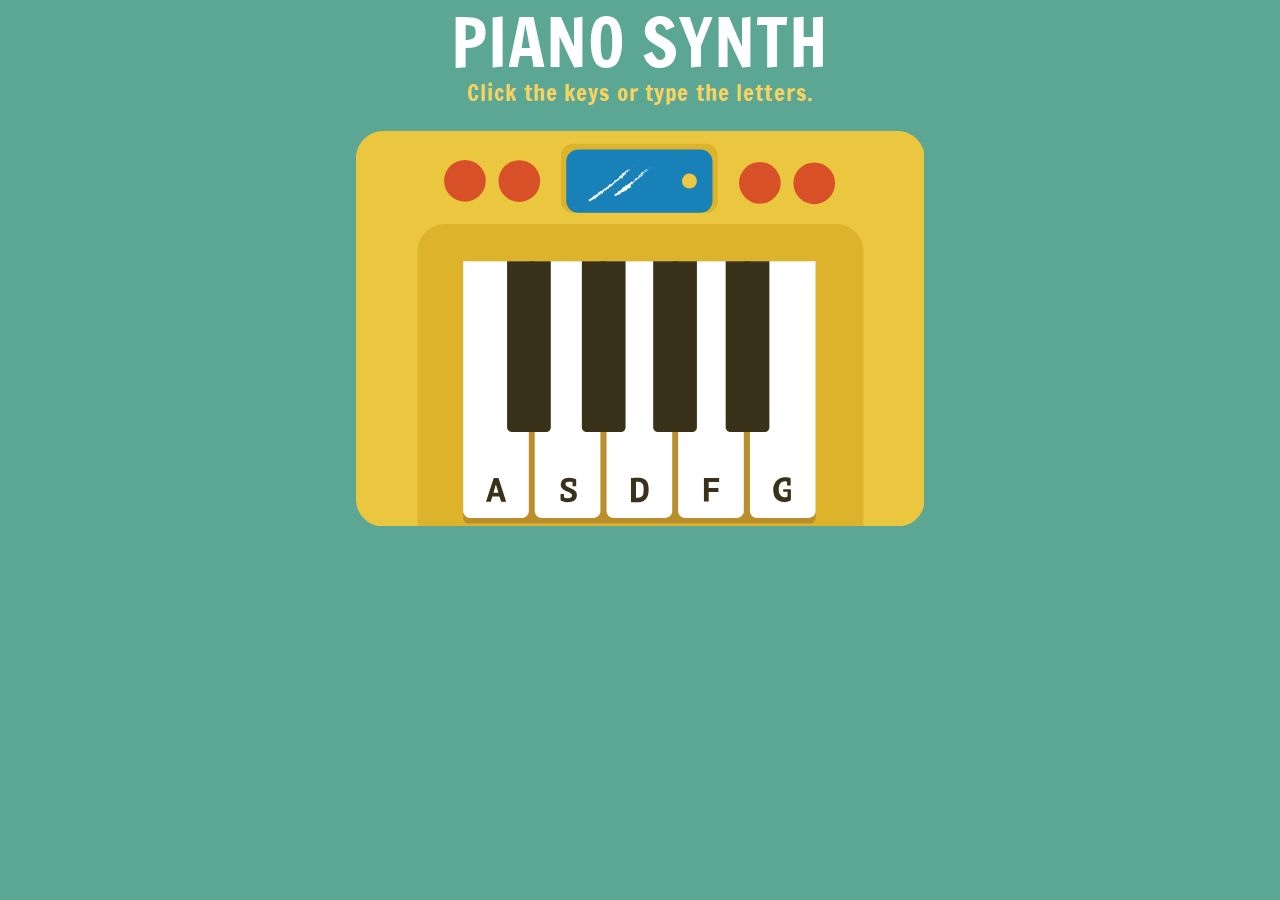
<file: main.html>
<!DOCTYPE html>
<html>
  <head>
    <meta charset="utf-8">
    <meta name="viewport" content="width=device-width, initial-scale=1.0">
    <link rel="stylesheet" href="./main.css">
    <link href="https://fonts.googleapis.com/css?family=Francois+One" rel="stylesheet">
    <title>Keyboard</title>
  </head>
  <body>

    <header class="header">
      <h1 class="header__title">PIANO SYNTH</h1>
      <p class="header__instructions">Click the keys or type the letters.</p>
    </header>

    <div class="keyboard">
      <?xml version="1.0" encoding="utf-8"?>
      <svg version="1.1" id="keyboard" xmlns="http://www.w3.org/2000/svg" xmlns:xlink="http://www.w3.org/1999/xlink" x="0px" y="0px"
      	viewBox="0 0 251.1 174.6" style="enable-background:new 0 0 251.1 174.6;" xml:space="preserve">
      <style type="text/css">
      	.st0{fill:#EBC63F;}
      	.st1{fill:#DDB32C;}
      	.st2{fill:#BA8E2D;}
      	.st3{fill:#FFFFFF;}
      	.st4{fill:#3A311A;}
      	.st5{fill:#1881B8;}
      	.st6{fill:#D85027;}
      	.st7{fill:#EBC742;}
      </style>
      <g id="XMLID_1_">
      	<path id="XMLID_21_" class="st0" d="M239.1,174.6H12c-6.6,0-12-5.4-12-12V12C0,5.4,5.4,0,12,0h227.1c6.6,0,12,5.4,12,12v150.6
      		C251.1,169.2,245.7,174.6,239.1,174.6z"/>
      </g>
      <path id="XMLID_2_" class="st1" d="M224,174.6H27.2V53.1c0-6.6,5.4-12,12-12H212c6.6,0,12,5.4,12,12V174.6z"/>
      <path id="XMLID_22_" class="st2" d="M200.4,173.3H49.8c-1.4,0-2.5-1.1-2.5-2.5V60c0-1.4,1.1-2.5,2.5-2.5h150.6
      	c1.4,0,2.5,1.1,2.5,2.5v110.8C203,172.2,201.8,173.3,200.4,173.3z"/>
      <path id="a" data-key="65" class="st3 key" d="M73.2,170.8H50.5c-1.8,0-3.2-1.4-3.2-3.2V57.5h29v110.1C76.3,169.4,74.9,170.8,73.2,170.8z"/>
      <path id="s" data-key="83" class="st3 key" d="M104.8,170.8H82.1c-1.8,0-3.2-1.4-3.2-3.2V57.5h29v110.1C108,169.4,106.6,170.8,104.8,170.8z"/>
      <path id="a-sharp" class="st4" d="M83.9,132.9H68.8c-1.2,0-2.1-1-2.1-2.1V57.5H86v73.3C86,132,85.1,132.9,83.9,132.9z"/>
      <path id="d" data-key="71" class="st3 key" d="M199.8,170.8h-22.7c-1.8,0-3.2-1.4-3.2-3.2V57.5h29v110.1C203,169.4,201.5,170.8,199.8,170.8z"/>
      <path id="f" data-key="70" class="st3 key" d="M168.1,170.8h-22.7c-1.8,0-3.2-1.4-3.2-3.2V57.5h29v110.1C171.3,169.4,169.9,170.8,168.1,170.8z"/>
      <path id="g" data-key="68" class="st3 key" d="M136.5,170.8h-22.7c-1.8,0-3.2-1.4-3.2-3.2V57.5h29v110.1C139.7,169.4,138.2,170.8,136.5,170.8z"/>
      <path id="s-sharp" class="st4" d="M116.9,132.9h-15.1c-1.2,0-2.1-1-2.1-2.1V57.5H119v73.3C119,132,118.1,132.9,116.9,132.9z"/>
      <path id="d-sharp" class="st4" d="M148.4,132.9h-15.1c-1.2,0-2.1-1-2.1-2.1V57.5h19.3v73.3C150.5,132,149.6,132.9,148.4,132.9z"/>
      <path id="XMLID_8_" class="st1" d="M154.5,36.2H95.8c-2.9,0-5.3-2.4-5.3-5.3V10.9c0-2.9,2.4-5.3,5.3-5.3h58.6c2.9,0,5.3,2.4,5.3,5.3
      	v19.9C159.8,33.8,157.4,36.2,154.5,36.2z"/>
      <path id="f-sharp" class="st4" d="M180.4,132.9h-15.1c-1.2,0-2.1-1-2.1-2.1V57.5h19.3v73.3C182.5,132,181.6,132.9,180.4,132.9z"/>
      <path id="XMLID_9_" class="st5" d="M152.1,36.1h-54c-2.9,0-5.3-2.4-5.3-5.3V13.5c0-2.9,2.4-5.3,5.3-5.3h54c2.9,0,5.3,2.4,5.3,5.3
      	v17.2C157.5,33.7,155.1,36.1,152.1,36.1z"/>
      <circle id="XMLID_14_" class="st6" cx="72.1" cy="22.1" r="9.2"/>
      <circle id="XMLID_16_" class="st6" cx="48.1" cy="22" r="9.2"/>
      <circle id="XMLID_20_" class="st6" cx="202.3" cy="23.1" r="9.2"/>
      <circle id="XMLID_18_" class="st6" cx="178.3" cy="22.9" r="9.2"/>
      <circle id="metronome-dot" class="st7 metronome-dot" cx="147.2" cy="22.1" r="3.3"/>
      <g id="XMLID_3_">
      	<g id="XMLID_115_">
      		<g id="XMLID_119_">
      			<g id="XMLID_120_">
      				<g id="XMLID_121_">
      					<path id="XMLID_208_" class="st3" d="M123.5,14.7c0,0,0-0.1-0.1-0.1C123.4,14.7,123.5,14.8,123.5,14.7z"/>
      					<polygon id="XMLID_207_" class="st3" points="123.2,15.3 123.1,15.3 123.1,15.5 					"/>
      					<path id="XMLID_206_" class="st3" d="M122.7,15.7c0.2,0.1,0.2-0.2,0.3-0.2l0,0l-0.1-0.2C122.8,15.5,122.8,15.7,122.7,15.7z"/>
      					<path id="XMLID_205_" class="st3" d="M122.1,15.5C122.2,15.6,122.1,15.6,122.1,15.5C122.2,15.5,122.2,15.5,122.1,15.5
      						C122.2,15.5,122.2,15.5,122.1,15.5z"/>
      					<path id="XMLID_204_" class="st3" d="M122.2,15.5C122.2,15.4,122.1,15.4,122.2,15.5L122.2,15.5z"/>
      					<path id="XMLID_203_" class="st3" d="M122,15.7l0-0.1c0,0-0.1,0-0.1,0C121.9,15.6,121.9,15.7,122,15.7z"/>
      					<path id="XMLID_202_" class="st3" d="M122,15.9L122,15.9C122,15.8,122,15.8,122,15.9z"/>
      					<path id="XMLID_201_" class="st3" d="M122.1,15.7l0,0.1C122.1,15.8,122.1,15.9,122.1,15.7C122.1,15.8,122.1,15.8,122.1,15.7z"
      						/>
      					<path id="XMLID_200_" class="st3" d="M122.1,15.7c0.1,0,0.1,0,0.1,0.1C122.3,15.7,122.2,15.6,122.1,15.7z"/>
      					<path id="XMLID_199_" class="st3" d="M122.8,15.9L122.8,15.9L122.8,15.9C122.9,15.9,122.7,15.8,122.8,15.9z"/>
      					<path id="XMLID_198_" class="st3" d="M121.5,15.9c0,0,0.1,0.1,0.1,0.1l0-0.1C121.6,15.9,121.5,16,121.5,15.9z"/>
      					<path id="XMLID_197_" class="st3" d="M121.6,16l0,0.1C121.7,16.1,121.7,16.1,121.6,16z"/>
      					<polygon id="XMLID_196_" class="st3" points="122.1,16.1 122.2,15.8 122.1,16.1 					"/>
      					<polygon id="XMLID_195_" class="st3" points="121.2,16.1 121.2,16 121.2,16.2 					"/>
      					<path id="XMLID_194_" class="st3" d="M121,16.3c0-0.1-0.1-0.1-0.1-0.2c0,0,0,0.1,0,0.2C120.9,16.3,120.9,16.2,121,16.3z"/>
      					<path id="XMLID_193_" class="st3" d="M120.9,16.5c0,0,0-0.1,0-0.1C120.8,16.4,120.8,16.4,120.9,16.5z"/>
      					<path id="XMLID_192_" class="st3" d="M121.5,16.2c0,0-0.1-0.1-0.1-0.1L121.5,16.2C121.4,16.2,121.4,16.2,121.5,16.2z"/>
      					<path id="XMLID_191_" class="st3" d="M121.4,16.2L121.4,16.2C121.4,16.3,121.4,16.3,121.4,16.2
      						C121.4,16.3,121.4,16.3,121.4,16.2z"/>
      					<path id="XMLID_190_" class="st3" d="M121.5,16.2C121.5,16.2,121.5,16.2,121.5,16.2C121.5,16.2,121.5,16.2,121.5,16.2z"/>
      					<path id="XMLID_189_" class="st3" d="M121.9,16.1c0,0.1,0,0.2,0.1,0.2C122,16.3,121.9,16.2,121.9,16.1z"/>
      					<path id="XMLID_188_" class="st3" d="M121.6,16.3L121.6,16.3c0.1-0.1,0-0.1,0-0.1L121.6,16.3z"/>
      					<polygon id="XMLID_187_" class="st3" points="121.6,16.4 121.6,16.3 121.6,16.3 					"/>
      					<path id="XMLID_186_" class="st3" d="M121.1,16.5c0,0.1,0,0.1-0.1,0.1C121,16.6,121.1,16.6,121.1,16.5
      						C121.1,16.5,121.1,16.4,121.1,16.5z"/>
      					<path id="XMLID_185_" class="st3" d="M121.2,16.4C121.2,16.4,121.2,16.4,121.2,16.4C121.3,16.4,121.3,16.4,121.2,16.4z"/>
      					<path id="XMLID_184_" class="st3" d="M120.6,16.9C120.6,16.9,120.6,16.9,120.6,16.9C120.6,16.9,120.6,16.9,120.6,16.9
      						L120.6,16.9z"/>
      					<path id="XMLID_183_" class="st3" d="M121.2,16.5C121.2,16.5,121.2,16.5,121.2,16.5C121.2,16.5,121.2,16.5,121.2,16.5
      						C121.2,16.5,121.2,16.6,121.2,16.5z"/>
      					<path id="XMLID_182_" class="st3" d="M120.8,16.6c0,0,0.1,0,0.1,0C120.8,16.6,120.8,16.6,120.8,16.6z"/>
      					<path id="XMLID_181_" class="st3" d="M121.2,16.4C121.2,16.3,121.2,16.3,121.2,16.4C121.2,16.3,121.2,16.3,121.2,16.4z"/>
      					<path id="XMLID_180_" class="st3" d="M121.2,16.4C121.2,16.4,121.2,16.4,121.2,16.4C121.2,16.4,121.2,16.4,121.2,16.4
      						C121.2,16.4,121.2,16.4,121.2,16.4z"/>
      					<path id="XMLID_179_" class="st3" d="M120.9,17.7c-0.1-0.1,0-0.3,0.1-0.2c0-0.1-0.3-0.4-0.5-0.5c0,0,0.1,0.1,0,0.2
      						c0.1,0,0.3,0,0.3,0.1c-0.1,0.1-0.1,0-0.2,0c0.1,0.1,0,0.3,0.1,0.4l0-0.1C120.9,17.6,120.9,17.6,120.9,17.7z"/>
      					<path id="XMLID_178_" class="st3" d="M120.7,16.8L120.7,16.8c0,0-0.1,0-0.2-0.1c0,0.1,0,0.1,0,0.2L120.7,16.8L120.7,16.8z"/>
      					<path id="XMLID_177_" class="st3" d="M120.9,16.7c0.1,0.1,0,0.2,0.1,0.3c0.1-0.1,0-0.1,0-0.2C120.9,16.9,121.1,16.7,120.9,16.7
      						C120.9,16.6,121,16.6,120.9,16.7C120.9,16.6,120.9,16.6,120.9,16.7C120.9,16.6,120.9,16.6,120.9,16.7L120.9,16.7
      						C120.9,16.6,120.9,16.6,120.9,16.7C120.9,16.6,120.9,16.6,120.9,16.7C120.9,16.6,120.9,16.6,120.9,16.7
      						C120.9,16.6,120.9,16.7,120.9,16.7C120.9,16.7,120.9,16.6,120.9,16.7C120.9,16.6,120.9,16.6,120.9,16.7
      						C120.9,16.6,120.9,16.6,120.9,16.7l-0.1,0.1C120.8,16.8,120.8,16.7,120.9,16.7z"/>
      					<path id="XMLID_176_" class="st3" d="M122.1,16.6C122,16.6,122,16.6,122.1,16.6C122,16.6,122,16.6,122.1,16.6z"/>
      					<path id="XMLID_175_" class="st3" d="M122,16.6C122,16.6,121.9,16.5,122,16.6C122,16.5,122,16.6,122,16.6c0.1,0,0.1-0.1,0-0.1
      						l0,0c-0.1,0-0.3-0.1-0.3-0.1C121.8,16.5,121.8,16.6,122,16.6z"/>
      					<path id="XMLID_174_" class="st3" d="M121.4,16.7l-0.1,0.1l0.1,0l0-0.1C121.5,16.8,121.5,16.7,121.4,16.7z"/>
      					<polygon id="XMLID_173_" class="st3" points="120.5,16.9 120.5,16.7 120.5,16.9 					"/>
      					<polygon id="XMLID_172_" class="st3" points="120.4,17 120.3,16.9 120.3,17 					"/>
      					<path id="XMLID_171_" class="st3" d="M111.9,24.9L111.9,24.9C111.9,25,111.9,25,111.9,24.9z"/>
      					<path id="XMLID_170_" class="st3" d="M112.2,24.8L112.2,24.8C112.2,24.7,112.2,24.8,112.2,24.8z"/>
      					<path id="XMLID_169_" class="st3" d="M116.3,19.9c-0.1-0.1-0.3-0.1-0.2,0l0.1,0.1C116.2,19.9,116.3,19.9,116.3,19.9z"/>
      					<path id="XMLID_168_" class="st3" d="M114,22.6C114,22.6,114,22.6,114,22.6c0,0,0-0.1,0-0.1C114,22.5,114,22.5,114,22.6z"/>
      					<path id="XMLID_167_" class="st3" d="M114.3,23.1l-0.1,0C114.2,23,114.2,23.1,114.3,23.1z"/>
      					<path id="XMLID_166_" class="st3" d="M110.5,26.1l0,0.1C110.6,26.2,110.5,26.2,110.5,26.1z"/>
      					<path id="XMLID_165_" class="st3" d="M118.7,18.3c-0.1,0-0.1,0-0.2,0C118.6,18.3,118.7,18.4,118.7,18.3z"/>
      					<path id="XMLID_164_" class="st3" d="M111.2,23.7C111.2,23.8,111.2,23.8,111.2,23.7C111.2,23.8,111.2,23.8,111.2,23.7z"/>
      					<path id="XMLID_163_" class="st3" d="M118.4,18.4C118.4,18.4,118.4,18.4,118.4,18.4c0.1,0,0.1-0.1,0.1-0.1
      						C118.5,18.3,118.4,18.3,118.4,18.4z"/>
      					<path id="XMLID_162_" class="st3" d="M105.1,29.9C105.1,29.9,105.1,29.9,105.1,29.9C105.1,29.9,105.1,29.9,105.1,29.9z"/>
      					<path id="XMLID_161_" class="st3" d="M102.8,30C102.8,30,102.8,30,102.8,30C102.8,29.9,102.8,30,102.8,30z"/>
      					<path id="XMLID_160_" class="st3" d="M119.7,17.4C119.7,17.4,119.7,17.4,119.7,17.4L119.7,17.4z"/>
      					<path id="XMLID_159_" class="st3" d="M120.1,17.7C120.1,17.7,120.1,17.8,120.1,17.7C120.1,17.7,120.1,17.7,120.1,17.7z"/>
      					<path id="XMLID_158_" class="st3" d="M118.5,19.3C118.5,19.3,118.5,19.3,118.5,19.3C118.5,19.3,118.5,19.3,118.5,19.3z"/>
      					<path id="XMLID_157_" class="st3" d="M119.7,17.4C119.7,17.4,119.7,17.4,119.7,17.4C119.7,17.4,119.7,17.4,119.7,17.4z"/>
      					<path id="XMLID_156_" class="st3" d="M119.7,17.4C119.7,17.4,119.7,17.4,119.7,17.4C119.7,17.4,119.7,17.3,119.7,17.4z"/>
      					<path id="XMLID_155_" class="st3" d="M119.6,17.5C119.6,17.4,119.7,17.4,119.6,17.5C119.7,17.4,119.7,17.4,119.6,17.5
      						C119.7,17.4,119.6,17.4,119.6,17.5z"/>
      					<path id="XMLID_154_" class="st3" d="M107.8,27.6C107.8,27.6,107.7,27.6,107.8,27.6C107.7,27.6,107.7,27.6,107.8,27.6z"/>
      					<polygon id="XMLID_153_" class="st3" points="116.2,21.7 116.2,21.7 116.2,21.7 					"/>
      					<path id="XMLID_152_" class="st3" d="M116.1,21.9c0-0.2,0-0.2,0.1-0.2l-0.3-0.3L116.1,21.9z"/>
      					<path id="XMLID_145_" class="st3" d="M111.3,25.4l0.2,0c0,0.2-0.1,0.2,0.1,0.3c-0.2-0.3,0.3-0.3,0.1-0.6l0.1,0c0,0,0,0,0,0
      						c0.2,0.1-0.1-0.3,0.1-0.4c0.1,0,0.1,0,0.1,0.1l0.1-0.2c0,0,0.1,0,0,0.1l0.2-0.2l0,0c0-0.1,0-0.2,0-0.2c0.1,0,0,0.1,0,0.1l0-0.1
      						c0.1,0.1,0.1,0.2,0,0.2c0.3,0.3,0-0.1,0.4-0.1l-0.1,0.1c0.2,0.1,0.2,0,0.4,0.1c-0.1,0-0.4-0.1-0.4-0.3c0,0,0.1,0,0.1-0.1
      						c0.1,0.1,0.1,0,0.2,0l0.1,0.2c0-0.1,0-0.2,0-0.3c0.1,0,0.2,0.1,0.3,0.2c0.2-0.1-0.2-0.1-0.1-0.3c0.2,0,0.2-0.1,0.2-0.3
      						c0.1,0,0.1,0.1,0.1,0.1l0-0.2c0,0,0,0,0.1,0.1c0-0.1-0.1-0.2,0-0.3c-0.1-0.2,0.4,0.1,0.3-0.2c0.1,0,0.1,0.1,0.1,0.2
      						c0.1-0.2,0.1-0.2,0.1-0.5l0.2,0c-0.2-0.1-0.2-0.3-0.2-0.4c-0.1,0-0.1-0.1-0.2-0.1l0.1-0.2c0,0,0.1,0.1,0.1,0.2c0,0,0,0,0-0.1
      						c0.1,0,0.1,0.1,0.2,0.2c0,0-0.1,0-0.1-0.1c0,0.1,0.1,0.2,0.2,0.3c0,0,0-0.1,0-0.1c0,0,0,0.1,0,0.1c0,0,0,0,0-0.1l0.2,0.1l0-0.1
      						l0.3,0c0-0.3-0.1-0.6,0.1-0.8c0,0.2,0.1,0.2,0.2,0.4c-0.2-0.1-0.1,0.2-0.2,0.2c0.1,0,0.1,0.1,0.1,0.1l0.1-0.3
      						c0.1,0.1,0.1,0.1,0.2,0.1c-0.2-0.2,0-0.3,0.1-0.4c0.1,0.1,0.1,0.2,0,0.2c0.2,0.1-0.1-0.4,0.1-0.3c0,0,0,0,0,0.1
      						c0-0.1,0.2-0.2,0.2-0.1l0,0c0.2-0.1,0.5-0.3,0.3-0.6c0,0,0.2,0.3,0.2,0.3l-0.2-0.9c0.1,0.2,0.5,0.5,0.4,0.7
      						c0.1,0,0.1,0,0.2-0.1c0,0-0.2-0.2-0.2-0.3c0.2,0.1,0.1,0.1,0.4,0.1c-0.1,0-0.2-0.3-0.2-0.4c0,0,0.2,0.3,0.2,0.3l0-0.4
      						c0,0.1,0.2,0.2,0.3,0.3c-0.1,0,0.1-0.1,0.2-0.1l-0.1,0c0.2-0.1-0.1-0.5,0.1-0.6c0,0.1,0.2,0.4,0.3,0.4c-0.1-0.2-0.3-0.8-0.2-1
      						L117,20l0-0.2c0.1,0.3,0.2,0.8,0.2,1.1c0.1,0,0.1,0.1,0.2,0c0.1,0.1,0,0.2,0,0.2l0.3-0.1c-0.1-0.2,0-0.3-0.1-0.4l-0.1,0.3
      						c-0.1-0.2-0.2-0.6,0-0.6c0.1,0,0.2,0.3,0.2,0.4c0-0.1,0.1-0.2,0.1-0.2l0,0.1c0.1,0,0-0.3,0.2-0.2c0,0,0.3,0.1,0.2,0
      						c-0.2-0.1-0.6-0.7-0.7-0.9c0,0,0.3,0,0.4,0.1c0.2,0.1,0.2,0.4,0.3,0.5c0,0,0-0.1,0-0.2c0.1,0,0.1,0.1,0.2,0.1
      						c-0.1-0.2,0.2-0.1-0.1-0.2c0-0.1,0.1,0,0.2-0.1c-0.1-0.1-0.2-0.4-0.1-0.5c0,0,0.1,0.1,0.1,0.1c0.2-0.1,0.3-0.1,0.5-0.2
      						c0,0,0.2,0,0.2,0.1c0,0,0-0.1,0-0.2c0.2,0.1-0.1,0.1,0.1,0.2c-0.1-0.1,0-0.2,0-0.3c-0.1-0.1-0.2,0.1-0.2,0.2
      						c-0.1-0.2-0.2-0.5-0.1-0.7c0.1-0.1,0.2,0.1,0.2,0c0.3-0.1-0.1-0.5,0.2-0.5c0.2,0.1,0.2,0.3,0.3,0.3c-0.1,0.1-0.2,0-0.3,0.1
      						l0.1,0c0,0.1,0,0.2-0.1,0.1c0.2,0.1,0.4-0.3,0.7-0.3c0-0.1,0-0.2,0-0.2l0,0.1c-0.1-0.1,0-0.2-0.1-0.2c0-0.1,0-0.3,0.2-0.3
      						l0.1,0.1c0,0-0.1,0-0.1,0c0-0.1,0.3,0.1,0.2-0.2l-0.2,0c0-0.1,0-0.4,0.1-0.4c-0.2-0.1,0,0-0.2-0.1c0.2,0.2-0.3,0.2,0,0.3
      						c-0.2-0.1-0.2,0-0.4-0.1c0,0,0.1,0.1,0,0.1c0,0,0,0,0,0.1c0,0,0,0,0,0c0,0,0,0,0,0c0,0,0,0,0,0c0,0,0.1,0,0.1,0
      						c0,0.1-0.1,0.2-0.1,0.3c-0.1,0,0-0.1-0.1-0.1l0,0.1c-0.1-0.1-0.3-0.1-0.2-0.2l-0.1,0.1c-0.1,0-0.2,0-0.2,0.1
      						c-0.1,0,0,0.2-0.1,0.1l-0.1,0.2l0,0c-0.2,0.1-0.2,0.4-0.5,0.4c0,0.1-0.1,0.1-0.2,0.2l-0.1-0.1c0,0.1-0.3,0.1-0.2,0.2
      						c-0.3-0.2-0.4,0.2-0.5,0.2l0.1,0.1c-0.1,0.1-0.1,0.1-0.2,0.3l0.1,0.1c0,0.2-0.3,0.1-0.4,0.2c0,0,0-0.1,0.1-0.1
      						c-0.3-0.1-0.2,0.4-0.5,0.4c0,0.1,0,0.1-0.1,0.1c0,0,0,0,0,0c0,0,0,0,0,0c0,0-0.1,0-0.1,0c0,0,0.1,0,0.1,0c0,0-0.1,0.1-0.1,0.1
      						l-0.1-0.1c0,0,0,0,0,0c-0.1,0,0,0.1,0.1,0.2c0,0,0,0.1,0,0.1c-0.2-0.2-0.1,0.1-0.3,0c0,0.1-0.2,0.2,0,0.5c0,0,0,0,0,0
      						c-0.1,0-0.1,0-0.1,0.1l-0.1-0.1l0,0.3c-0.1,0-0.2-0.1-0.2-0.2c0,0.3-0.1,0.2-0.1,0.4l-0.1-0.1c0,0,0,0.2-0.1,0.2
      						c-0.2-0.1-0.5,0.4-0.9,0.4c0.3,0.2-0.2,0-0.1,0.2c-0.1-0.1-0.1-0.1-0.1-0.2c-0.1,0.2-0.3,0-0.2,0.3c-0.1-0.1,0-0.1-0.1-0.1
      						c0,0,0,0.1,0,0.1c0,0,0-0.1,0-0.1c-0.1,0.1,0,0.3,0.1,0.5c-0.1,0-0.2,0-0.1,0.2c-0.1,0-0.2-0.1-0.1-0.2c-0.1,0-0.4,0.1-0.3,0.3
      						c0,0-0.1,0-0.1,0.1c-0.1,0.1-0.1,0.1-0.2,0.2l0,0c0.1,0.2-0.1,0.1-0.1,0.2l0,0c-0.3,0,0,0.1-0.4,0.1l0.1,0.1
      						c0.2,0.3-0.3,0-0.3,0.2l0.1,0c0,0.1-0.4-0.2-0.5-0.2c0,0,0-0.1,0-0.1c-0.3,0,0.1,0.2,0,0.3c-0.1-0.1-0.1-0.2-0.2-0.2
      						c-0.1,0,0,0.4-0.3,0.4c0.1,0,0.1,0.1,0.1,0.2c-0.1,0.1-0.4-0.1-0.3,0.2c0,0,0,0-0.1,0c0,0.1-0.2,0.2-0.1,0.4
      						c-0.4-0.4-0.3,0.5-0.5,0.1l-0.2,0.2l0,0c-0.1,0.1-0.1,0.2-0.1,0.3c0,0-0.1-0.1-0.1-0.1c-0.2,0.1-0.3,0.1-0.3,0.4l-0.1-0.1
      						c0,0.1-0.4,0-0.5,0.3c0,0,0,0,0-0.1c-0.1,0.3-0.8,0-0.5,0.5l-0.1,0.2c0.2-0.1,0.1,0.2,0.2,0.2c-0.1,0.1-0.3,0-0.2-0.1l0,0
      						c-0.1-0.3-0.3,0.1-0.4-0.1c-0.3,0.3-0.8,0.4-1.1,0.6l0.2,0.1l-0.1,0.1c-0.1,0-0.1-0.1-0.1-0.2c-0.1-0.1-0.1,0.2-0.1,0.2
      						c-0.2,0-0.1-0.3-0.1-0.2l-0.1,0.1l0,0c0,0.1,0,0.2-0.1,0.3c-0.1,0-0.1-0.1-0.1-0.1c0,0,0,0,0,0l-0.2,0.1l0.2,0.1
      						c0,0.1-0.1,0.1,0,0.2c-0.3-0.2-0.6,0.3-0.7,0.3c0,0.2-0.1,0.2-0.2,0.3c0,0,0.2,0.2,0.1,0.2c-0.2-0.4-0.3,0-0.5-0.2
      						c0.2,0.1-0.2,0.2,0,0.4c-0.1,0-0.1-0.1-0.2-0.2c-0.1,0.3-0.5,0.2-0.7,0.4c0,0,0.1,0.1,0.1,0.2l-0.3-0.1c0,0.1,0.1,0.3-0.1,0.2
      						c0,0,0.1,0.1,0.1,0.1c-0.6,0.1-0.8,0.9-1.6,0.8c0.1,0,0.1,0.1,0,0.1c0,0,0.1,0.1,0.1,0.2l-0.3,0c0.1,0.2-0.2,0.2-0.1,0.3l0-0.1
      						c0,0.2,0.4,0.3,0.6,0.6c-0.1-0.3,0.5,0.1,0.4-0.3c0.1,0,0,0.1,0.1,0.1c0-0.1,0-0.2,0.1-0.2l0,0c0.2-0.2,0.4-0.2,0.7-0.3
      						l-0.1-0.1c0.1,0,0.1,0,0.2,0c-0.1-0.2-0.2,0.1-0.2-0.1c0.2,0.2,0.4-0.3,0.7-0.1c0.1-0.1-0.1-0.1,0-0.2l0.1,0.1l0-0.1
      						c0.1,0,0.2,0,0.2,0.1c0,0,0,0,0,0.1c0.1,0,0.2-0.2,0.2-0.2l-0.1,0c0.2-0.2,0.6-0.4,0.7-0.7l-0.1,0c0.1-0.2,0.2,0,0.4-0.2l0,0
      						c0-0.1,0-0.1,0.1-0.2c0,0.1,0.2,0.1,0.2,0.2c0.1-0.3,0-0.2,0-0.5l0.1,0.1c0-0.1,0-0.2,0-0.3c0,0.1,0.2,0.1,0.1,0.3
      						c0.4,0,0.2-0.4,0.5-0.2c-0.1-0.3-0.3,0-0.3-0.1c-0.1,0-0.1-0.2,0-0.3c0.1,0,0.3,0.2,0.5,0.1c0,0,0,0,0,0c0.1,0,0.1-0.2,0.2-0.1
      						c-0.1-0.2,0.1-0.1,0-0.3l-0.1,0.2c0.1-0.1,0-0.4,0.2-0.4c0,0,0,0.1,0,0.2c0.1,0,0.1-0.1,0.1-0.1c0.1,0.2-0.2,0.2-0.1,0.4
      						c0.1,0,0.1-0.3,0.2,0c-0.1-0.3,0.2-0.1,0.2-0.4l0.1,0.1c0,0,0-0.1,0-0.1l0,0.2c0-0.2,0.3,0,0.3-0.2c-0.2,0.1-0.1-0.1-0.3-0.1
      						c0.1-0.3,0.3,0.2,0.6,0c0,0-0.2,0-0.2-0.1c0.1,0,0.2,0,0.2,0c0.2-0.1-0.1-0.1-0.1-0.2c0.2,0.1,0-0.1,0.1-0.2L109,27
      						c0.2-0.1-0.1-0.3,0.1-0.3l0,0.2l0.1-0.1l0.1,0.1c0-0.2,0.1-0.2,0.2-0.2c-0.1-0.1-0.1-0.2-0.1-0.3c0.1,0,0,0.1,0.2,0
      						c0,0.1,0.1,0.2-0.1,0.1c0,0,0,0.1,0,0.1c0.1,0,0.2-0.1,0.2-0.1c0,0,0,0-0.1,0l0.1-0.3c0.1,0,0.1,0.1,0.1,0.1c0,0,0-0.1,0.1-0.2
      						c0.1,0.1,0.1,0.2,0.1,0.3l0.1-0.2c0,0,0.2,0.1,0.2,0.1c0.1,0,0.1-0.3,0.3-0.4c0,0,0-0.1,0-0.1c0.1-0.1,0.3,0,0.4-0.2l0.2,0.1
      						c0.1-0.1-0.3-0.1-0.1-0.3c0.1-0.1,0.2,0.1,0.2,0.1C111.2,25.5,111.2,25.3,111.3,25.4C111.4,25.4,111.3,25.4,111.3,25.4z
      						 M112.5,24.4c0,0,0,0.2-0.1,0.1C112.4,24.4,112.5,24.4,112.5,24.4z M114.3,22.7C114.4,22.7,114.3,22.7,114.3,22.7
      						C114.3,22.7,114.3,22.7,114.3,22.7z M119.3,17.8C119.3,17.8,119.3,17.8,119.3,17.8C119.3,17.8,119.3,17.8,119.3,17.8z
      						 M119.5,17.8C119.5,17.7,119.5,17.7,119.5,17.8C119.5,17.7,119.5,17.8,119.5,17.8C119.5,17.8,119.5,17.8,119.5,17.8z M106.8,27
      						L106.8,27C106.8,27.1,106.8,27.1,106.8,27z"/>
      					<path id="XMLID_144_" class="st3" d="M114.2,23C114.2,23,114.2,23,114.2,23C114.2,23,114.2,23,114.2,23z"/>
      					<path id="XMLID_143_" class="st3" d="M110.5,26.1C110.5,26.1,110.5,26.1,110.5,26.1C110.5,26.1,110.5,26.1,110.5,26.1
      						L110.5,26.1z"/>
      					<path id="XMLID_142_" class="st3" d="M118.4,20.1C118.4,20.1,118.3,20.1,118.4,20.1C118.3,20.1,118.3,20.1,118.4,20.1z"/>
      					<path id="XMLID_141_" class="st3" d="M120,17.1L120,17.1C120,17.2,120,17.2,120,17.1C120,17.2,120,17.1,120,17.1z"/>
      					<path id="XMLID_140_" class="st3" d="M121.2,17.4C121.2,17.3,121.2,17.3,121.2,17.4L121.2,17.4
      						C121.1,17.3,121.1,17.4,121.2,17.4z"/>
      					<path id="XMLID_139_" class="st3" d="M120.3,17.4c0.1,0.1,0.1,0,0.1,0c0,0,0,0,0,0C120.4,17.3,120.4,17.4,120.3,17.4z"/>
      					<path id="XMLID_138_" class="st3" d="M120.5,17.4C120.5,17.4,120.5,17.4,120.5,17.4C120.5,17.3,120.5,17.4,120.5,17.4z"/>
      					<path id="XMLID_137_" class="st3" d="M119.6,17.6c0,0-0.1-0.1,0-0.1C119.5,17.3,119.5,17.8,119.6,17.6z"/>
      					<polygon id="XMLID_136_" class="st3" points="120.6,17.7 120.5,17.6 120.6,17.7 					"/>
      					<path id="XMLID_135_" class="st3" d="M120.1,18l0.1,0c0,0,0,0,0-0.1C120.2,17.9,120.1,17.9,120.1,18z"/>
      					<path id="XMLID_134_" class="st3" d="M120.2,17.9C120.3,17.8,120.3,17.8,120.2,17.9C120.3,17.8,120.2,17.8,120.2,17.9z"/>
      					<polygon id="XMLID_133_" class="st3" points="120.5,17.9 120.5,17.9 120.4,17.9 					"/>
      					<path id="XMLID_132_" class="st3" d="M119.2,18.6l-0.1,0.1c0,0,0.1,0.1,0.1,0C119.2,18.7,119.2,18.6,119.2,18.6z"/>
      					<path id="XMLID_131_" class="st3" d="M119.7,18.7c0,0-0.1,0-0.1-0.1L119.7,18.7L119.7,18.7z"/>
      					<path id="XMLID_130_" class="st3" d="M119.5,19c0,0,0,0.2,0.1,0.1C119.5,19,119.6,18.9,119.5,19z"/>
      					<polygon id="XMLID_129_" class="st3" points="117.9,19.8 118,19.8 117.8,19.5 					"/>
      					<path id="XMLID_128_" class="st3" d="M117.1,21.3c0.2,0-0.1-0.2,0.1-0.2c0-0.1-0.1,0-0.1-0.1C117.1,21.1,117,21.1,117.1,21.3z"
      						/>
      					<path id="XMLID_127_" class="st3" d="M117.1,21C117.1,21,117.1,21,117.1,21C117.1,21,117.1,21,117.1,21z"/>
      					<polygon id="XMLID_126_" class="st3" points="102.4,30.1 102.3,30.1 102.4,30.1 					"/>
      					<path id="XMLID_125_" class="st3" d="M102.4,30.3l-0.1-0.1L102.4,30.3C102.3,30.3,102.4,30.3,102.4,30.3z"/>
      					<path id="XMLID_124_" class="st3" d="M113,24.6L113,24.6c-0.1-0.1-0.1-0.1-0.1,0L113,24.6z"/>
      					<polygon id="XMLID_123_" class="st3" points="111.9,25.2 111.9,25.2 111.8,25 					"/>
      					<path id="XMLID_122_" class="st3" d="M111.3,25.9C111.3,25.9,111.3,25.9,111.3,25.9C111.3,25.9,111.1,25.8,111.3,25.9z"/>
      				</g>
      			</g>
      		</g>
      	</g>
      </g>
      <g id="XMLID_4_">
      	<g id="XMLID_211_">
      		<g id="XMLID_215_">
      			<g id="XMLID_216_">
      				<g id="XMLID_217_">
      					<path id="XMLID_304_" class="st3" d="M130.7,15.2c0,0-0.1-0.1-0.1-0.1C130.6,15.1,130.8,15.2,130.7,15.2z"/>
      					<polygon id="XMLID_303_" class="st3" points="130.5,15.8 130.5,15.7 130.5,15.9 					"/>
      					<path id="XMLID_302_" class="st3" d="M130.1,16c0.2,0.1,0.1-0.1,0.2-0.1l0,0l-0.1-0.2C130.2,15.9,130.2,16,130.1,16z"/>
      					<path id="XMLID_301_" class="st3" d="M129.6,15.8C129.7,15.9,129.6,15.9,129.6,15.8C129.7,15.8,129.7,15.8,129.6,15.8
      						C129.6,15.8,129.6,15.8,129.6,15.8z"/>
      					<path id="XMLID_300_" class="st3" d="M129.6,15.8C129.7,15.8,129.6,15.8,129.6,15.8L129.6,15.8z"/>
      					<path id="XMLID_299_" class="st3" d="M129.5,16L129.5,16c0-0.1-0.1-0.1-0.1-0.1C129.4,15.9,129.4,15.9,129.5,16z"/>
      					<path id="XMLID_298_" class="st3" d="M129.5,16.1L129.5,16.1C129.5,16.1,129.5,16.1,129.5,16.1z"/>
      					<path id="XMLID_297_" class="st3" d="M129.6,16L129.6,16C129.6,16.1,129.6,16.2,129.6,16C129.6,16.1,129.6,16,129.6,16z"/>
      					<path id="XMLID_296_" class="st3" d="M129.6,16c0.1,0,0.1,0,0.1,0.1C129.8,16,129.7,15.9,129.6,16z"/>
      					<path id="XMLID_295_" class="st3" d="M130.2,16.2L130.2,16.2L130.2,16.2C130.3,16.2,130.2,16.2,130.2,16.2z"/>
      					<path id="XMLID_294_" class="st3" d="M129.1,16.1c0,0,0.1,0.1,0.1,0.1l0-0.1C129.2,16.2,129.1,16.2,129.1,16.1z"/>
      					<path id="XMLID_293_" class="st3" d="M129.2,16.3l0,0.1C129.3,16.3,129.2,16.3,129.2,16.3z"/>
      					<polygon id="XMLID_292_" class="st3" points="129.7,16.3 129.7,16.1 129.6,16.3 					"/>
      					<polygon id="XMLID_291_" class="st3" points="128.8,16.3 128.8,16.2 128.9,16.4 					"/>
      					<path id="XMLID_290_" class="st3" d="M128.7,16.4c0-0.1-0.1-0.1-0.1-0.2c0,0,0,0.1,0,0.2C128.6,16.4,128.6,16.4,128.7,16.4z"/>
      					<path id="XMLID_289_" class="st3" d="M128.6,16.6c0,0,0-0.1,0-0.1C128.6,16.5,128.6,16.5,128.6,16.6z"/>
      					<path id="XMLID_288_" class="st3" d="M129.1,16.4c0,0-0.1-0.1-0.1-0.1L129.1,16.4C129.1,16.4,129.1,16.4,129.1,16.4z"/>
      					<path id="XMLID_287_" class="st3" d="M129.1,16.4L129.1,16.4C129,16.4,129,16.5,129.1,16.4C129,16.5,129,16.5,129.1,16.4z"/>
      					<path id="XMLID_286_" class="st3" d="M129.1,16.4C129.1,16.4,129.1,16.4,129.1,16.4C129.1,16.4,129.1,16.4,129.1,16.4z"/>
      					<path id="XMLID_285_" class="st3" d="M129.4,16.4c0,0.1,0,0.2,0.1,0.2C129.5,16.5,129.4,16.5,129.4,16.4z"/>
      					<path id="XMLID_284_" class="st3" d="M129.2,16.5L129.2,16.5c0.1,0,0-0.1,0-0.1L129.2,16.5z"/>
      					<polygon id="XMLID_283_" class="st3" points="129.2,16.6 129.2,16.5 129.2,16.5 					"/>
      					<path id="XMLID_282_" class="st3" d="M128.7,16.6c0,0.1,0,0.1-0.1,0.1C128.7,16.7,128.8,16.7,128.7,16.6
      						C128.8,16.6,128.8,16.6,128.7,16.6z"/>
      					<path id="XMLID_281_" class="st3" d="M128.9,16.5C128.9,16.5,128.9,16.5,128.9,16.5C128.9,16.5,128.9,16.5,128.9,16.5z"/>
      					<path id="XMLID_280_" class="st3" d="M128.4,17C128.4,17,128.4,17,128.4,17C128.4,17,128.4,17,128.4,17L128.4,17z"/>
      					<path id="XMLID_279_" class="st3" d="M128.8,16.7C128.9,16.7,128.9,16.7,128.8,16.7C128.9,16.6,128.9,16.7,128.8,16.7
      						C128.8,16.7,128.8,16.7,128.8,16.7z"/>
      					<path id="XMLID_278_" class="st3" d="M128.5,16.7C128.5,16.7,128.6,16.7,128.5,16.7C128.6,16.7,128.5,16.7,128.5,16.7z"/>
      					<path id="XMLID_277_" class="st3" d="M128.9,16.5C128.9,16.5,128.9,16.5,128.9,16.5C128.8,16.5,128.9,16.5,128.9,16.5z"/>
      					<path id="XMLID_276_" class="st3" d="M128.9,16.5C128.9,16.5,128.9,16.6,128.9,16.5C128.9,16.6,128.9,16.6,128.9,16.5
      						C128.9,16.5,128.9,16.5,128.9,16.5z"/>
      					<path id="XMLID_275_" class="st3" d="M128.7,17.7c-0.1-0.1-0.1-0.2,0.1-0.2c0-0.1-0.3-0.4-0.4-0.5c0,0,0.1,0.1,0,0.2
      						c0.1,0,0.2,0,0.2,0.1c0,0.1-0.1,0-0.2,0C128.6,17.4,128.5,17.6,128.7,17.7L128.7,17.7C128.7,17.6,128.7,17.7,128.7,17.7z"/>
      					<path id="XMLID_274_" class="st3" d="M128.5,16.9L128.5,16.9c0,0-0.1,0-0.2-0.1c0,0.1,0,0.1,0,0.2L128.5,16.9L128.5,16.9z"/>
      					<path id="XMLID_273_" class="st3" d="M128.6,16.8c0.1,0.1,0,0.2,0.1,0.3c0.1-0.1,0-0.1,0-0.2C128.7,17,128.8,16.8,128.6,16.8
      						C128.7,16.8,128.7,16.7,128.6,16.8C128.7,16.7,128.6,16.7,128.6,16.8C128.6,16.7,128.6,16.7,128.6,16.8L128.6,16.8
      						C128.6,16.7,128.6,16.7,128.6,16.8C128.6,16.7,128.6,16.7,128.6,16.8C128.6,16.7,128.6,16.7,128.6,16.8
      						C128.6,16.8,128.6,16.8,128.6,16.8C128.6,16.8,128.6,16.8,128.6,16.8C128.6,16.7,128.6,16.7,128.6,16.8
      						C128.6,16.7,128.6,16.7,128.6,16.8l-0.1,0.1C128.6,16.9,128.6,16.8,128.6,16.8z"/>
      					<path id="XMLID_272_" class="st3" d="M129.6,16.9C129.6,16.9,129.6,16.8,129.6,16.9C129.6,16.9,129.6,16.9,129.6,16.9z"/>
      					<path id="XMLID_271_" class="st3" d="M129.5,16.8C129.5,16.8,129.5,16.8,129.5,16.8C129.6,16.8,129.6,16.8,129.5,16.8
      						c0.1,0,0.1-0.1,0-0.1l0,0c-0.1,0-0.2-0.1-0.2-0.1C129.4,16.7,129.4,16.8,129.5,16.8z"/>
      					<path id="XMLID_270_" class="st3" d="M129.1,16.8L129,17l0.1,0.1l0-0.1C129.2,16.9,129.1,16.9,129.1,16.8z"/>
      					<polygon id="XMLID_269_" class="st3" points="128.3,16.9 128.2,16.8 128.3,17 					"/>
      					<polygon id="XMLID_268_" class="st3" points="128.2,17 128.1,16.9 128.1,17 					"/>
      					<path id="XMLID_267_" class="st3" d="M121.5,23.7L121.5,23.7C121.5,23.7,121.5,23.7,121.5,23.7z"/>
      					<path id="XMLID_266_" class="st3" d="M121.7,23.5L121.7,23.5C121.7,23.5,121.7,23.5,121.7,23.5z"/>
      					<path id="XMLID_265_" class="st3" d="M124.9,19.4c-0.1-0.1-0.3-0.2-0.2-0.1L124.9,19.4C124.8,19.4,124.9,19.4,124.9,19.4z"/>
      					<path id="XMLID_264_" class="st3" d="M123.1,21.7C123.1,21.7,123.2,21.7,123.1,21.7C123.1,21.7,123.1,21.6,123.1,21.7
      						C123.1,21.6,123.1,21.6,123.1,21.7z"/>
      					<path id="XMLID_263_" class="st3" d="M123.4,22.1l-0.1,0C123.3,22.1,123.4,22.1,123.4,22.1z"/>
      					<path id="XMLID_262_" class="st3" d="M120.4,24.7l0,0.1C120.5,24.8,120.4,24.7,120.4,24.7z"/>
      					<path id="XMLID_261_" class="st3" d="M126.8,18.1c-0.1,0-0.1,0-0.1,0C126.8,18.1,126.9,18.2,126.8,18.1z"/>
      					<path id="XMLID_260_" class="st3" d="M120.8,22.5C120.8,22.5,120.8,22.6,120.8,22.5C120.8,22.6,120.8,22.5,120.8,22.5z"/>
      					<path id="XMLID_259_" class="st3" d="M126.6,18.1C126.6,18.2,126.6,18.2,126.6,18.1c0.1,0,0.1-0.1,0.1-0.1
      						C126.6,18,126.6,18,126.6,18.1z"/>
      					<path id="XMLID_258_" class="st3" d="M116,27.7C116,27.7,116,27.7,116,27.7C116,27.7,116,27.7,116,27.7z"/>
      					<path id="XMLID_257_" class="st3" d="M114,27.6C114,27.6,114,27.5,114,27.6C114,27.5,114,27.5,114,27.6z"/>
      					<path id="XMLID_256_" class="st3" d="M127.6,17.4C127.6,17.3,127.6,17.4,127.6,17.4L127.6,17.4z"/>
      					<path id="XMLID_255_" class="st3" d="M128.1,17.7C128.1,17.7,128.1,17.7,128.1,17.7C128.1,17.7,128.1,17.7,128.1,17.7z"/>
      					<path id="XMLID_254_" class="st3" d="M126.8,19C126.8,19,126.8,19,126.8,19C126.8,19,126.8,19,126.8,19z"/>
      					<path id="XMLID_253_" class="st3" d="M127.7,17.4C127.7,17.4,127.7,17.4,127.7,17.4C127.6,17.4,127.7,17.4,127.7,17.4z"/>
      					<path id="XMLID_252_" class="st3" d="M127.6,17.3C127.7,17.3,127.7,17.3,127.6,17.3C127.7,17.3,127.7,17.3,127.6,17.3z"/>
      					<path id="XMLID_251_" class="st3" d="M127.6,17.4C127.6,17.4,127.6,17.4,127.6,17.4C127.6,17.4,127.6,17.4,127.6,17.4
      						C127.6,17.4,127.6,17.4,127.6,17.4z"/>
      					<path id="XMLID_250_" class="st3" d="M118.1,25.8C118.1,25.8,118.1,25.8,118.1,25.8C118.1,25.8,118.1,25.8,118.1,25.8z"/>
      					<polygon id="XMLID_249_" class="st3" points="125,21.1 125,21 125,21 					"/>
      					<path id="XMLID_248_" class="st3" d="M124.9,21.2c-0.1-0.2,0-0.2,0-0.2l-0.3-0.3L124.9,21.2z"/>
      					<path id="XMLID_241_" class="st3" d="M121,24.1l0.1,0c0,0.2-0.1,0.2,0.1,0.3c-0.2-0.3,0.3-0.2,0-0.6l0.1,0c0,0,0,0,0,0
      						c0.2,0.1-0.1-0.3,0-0.3c0.1,0,0.1,0,0.1,0.1l0-0.1c0,0,0.1,0,0,0.1l0.1-0.1l0,0c0-0.1,0-0.2,0-0.2c0.1,0,0,0,0,0.1l0-0.1
      						c0.1,0.1,0.1,0.2,0,0.2c0.3,0.3,0-0.1,0.3-0.1l0,0.1c0.2,0.2,0.2,0,0.4,0.1c-0.1,0-0.4-0.2-0.4-0.3c0,0,0.1,0,0.1-0.1
      						c0.1,0.1,0.1,0.1,0.2,0l0.1,0.2c0-0.1,0-0.2-0.1-0.3c0.1,0,0.2,0.1,0.3,0.2c0.1-0.1-0.2-0.1-0.1-0.3c0.1,0,0.1-0.1,0.2-0.3
      						c0.1,0,0.1,0.1,0.1,0.1l0-0.2c0,0,0,0,0.1,0.1c0-0.1-0.1-0.2-0.1-0.3c-0.1-0.2,0.3,0.1,0.3-0.1c0.1,0,0.1,0.1,0.1,0.2
      						c0-0.2,0-0.2,0-0.4l0.2,0c-0.1-0.1-0.2-0.3-0.2-0.4c-0.1,0-0.1-0.1-0.1-0.1l0.1-0.2c0,0,0.1,0.1,0.1,0.2c0,0,0,0,0-0.1
      						c0.1,0,0.1,0.1,0.2,0.2c0,0-0.1,0-0.1-0.1c0,0.1,0.1,0.2,0.2,0.3c0,0,0,0,0-0.1c0,0,0,0.1,0,0.1c0,0,0,0,0-0.1l0.2,0.2l0-0.1
      						l0.2,0c0-0.3-0.1-0.6,0-0.8c0.1,0.2,0.1,0.2,0.2,0.4c-0.2-0.1-0.1,0.2-0.2,0.2c0.1,0,0.1,0.1,0.1,0.1l0.1-0.3
      						c0.1,0.1,0.1,0.1,0.2,0.1c-0.2-0.2,0-0.2,0-0.4c0.1,0.1,0.1,0.2,0,0.2c0.2,0.1-0.1-0.4,0.1-0.3c0,0,0,0,0,0.1
      						c0-0.1,0.1-0.1,0.2,0l0,0c0.1-0.1,0.4-0.3,0.3-0.5c0,0,0.2,0.3,0.2,0.3l-0.3-0.9c0.1,0.2,0.5,0.6,0.5,0.7c0,0,0.1,0,0.1-0.1
      						c0,0-0.2-0.2-0.2-0.3c0.2,0.1,0.1,0.1,0.3,0.2c-0.1,0-0.2-0.3-0.2-0.3c0,0,0.2,0.3,0.2,0.3l-0.1-0.4c0,0.1,0.2,0.2,0.2,0.3
      						c-0.1,0,0.1-0.1,0.1-0.1l-0.1,0c0.2-0.1-0.1-0.5,0-0.6c0,0.1,0.2,0.4,0.3,0.4c-0.1-0.2-0.3-0.8-0.3-1l0.1,0.1l0-0.2
      						c0.1,0.3,0.3,0.8,0.3,1c0.1,0,0.1,0.1,0.2,0c0.1,0.1,0,0.1,0,0.2l0.2-0.1c-0.1-0.2,0-0.3-0.1-0.4l-0.1,0.3
      						c-0.1-0.2-0.2-0.5-0.1-0.6c0.1,0,0.2,0.3,0.2,0.4c0-0.1,0-0.2,0.1-0.2l0,0.1c0.1,0,0-0.3,0.2-0.2c0,0,0.2,0.1,0.2,0
      						c-0.2-0.2-0.6-0.7-0.7-0.9c0,0,0.3,0.1,0.4,0.1c0.2,0.1,0.2,0.4,0.3,0.5c0,0,0-0.1,0-0.1c0.1,0,0.1,0.1,0.1,0.1
      						c-0.1-0.2,0.1-0.1-0.1-0.2c0-0.1,0.1,0,0.2-0.1c-0.1-0.1-0.2-0.4-0.2-0.5c0,0,0.1,0.1,0.1,0.1c0.1-0.1,0.3-0.1,0.4-0.1
      						c0,0,0.1,0,0.2,0.1c0,0,0-0.1,0-0.1c0.2,0.1-0.1,0.1,0.1,0.2c-0.1-0.1,0-0.2,0-0.3c-0.1-0.1-0.1,0.1-0.2,0.2
      						c-0.1-0.2-0.2-0.5-0.1-0.7c0.1-0.1,0.1,0.1,0.1,0.1c0.2-0.1-0.1-0.5,0.2-0.4c0.2,0.1,0.2,0.3,0.3,0.3c0,0.1-0.2,0-0.2,0.1
      						l0.1,0c0,0.1,0,0.1-0.1,0.1c0.1,0.1,0.3-0.2,0.6-0.2c0-0.1,0-0.1-0.1-0.2l0,0.1c-0.1-0.1,0-0.2-0.1-0.2c0-0.1,0-0.3,0.1-0.3
      						l0.1,0.1c0,0-0.1,0-0.1,0c0-0.1,0.3,0.1,0.2-0.1l-0.1-0.1c0-0.1,0-0.3,0.1-0.3c-0.1-0.1,0,0-0.2-0.1c0.2,0.2-0.2,0.1,0,0.3
      						c-0.2-0.2-0.2,0-0.4-0.1c0,0,0.1,0.1,0,0.1c0,0,0,0,0,0.1c0,0,0,0,0,0c0,0,0,0,0,0c0,0,0,0,0,0c0,0,0.1,0,0.1,0.1
      						c0,0.1-0.1,0.2-0.1,0.3c-0.1,0,0-0.1-0.1-0.1l0,0.1c-0.1-0.1-0.2-0.1-0.2-0.2l-0.1,0.1c-0.1,0-0.2,0-0.2,0.1
      						c-0.1,0,0,0.2,0,0.1l-0.1,0.2l0,0c-0.1,0.1-0.1,0.4-0.4,0.3c0,0.1,0,0.1-0.1,0.1l-0.1-0.1c0,0.1-0.2,0-0.2,0.1
      						c-0.2-0.2-0.3,0.1-0.4,0.2l0.1,0.1c-0.1,0-0.1,0.1-0.2,0.2l0.1,0.1c0,0.1-0.2,0.1-0.3,0.2c0,0,0-0.1,0.1,0
      						c-0.3-0.1-0.2,0.4-0.4,0.3c0,0.1,0,0.1-0.1,0.1c0,0,0,0,0,0c0,0,0,0,0,0c0,0-0.1,0-0.1,0c0,0,0.1,0,0.1,0c0,0,0,0.1-0.1,0.1
      						l-0.1-0.1c0,0,0,0,0,0c-0.1,0,0,0.1,0.1,0.2c0,0,0,0.1,0,0.1c-0.2-0.2,0,0.1-0.2,0c0,0.1-0.1,0.2,0,0.4c0,0,0,0,0,0
      						c-0.1,0-0.1,0-0.1,0.1l-0.1-0.1l0.1,0.3c-0.1-0.1-0.2-0.1-0.2-0.2c0,0.3-0.1,0.1,0,0.4l-0.1-0.1c0,0,0,0.2-0.1,0.1
      						c-0.2-0.1-0.4,0.3-0.8,0.3c0.2,0.3-0.2-0.1,0,0.2c-0.1-0.1-0.1-0.1-0.1-0.2c-0.1,0.1-0.2,0-0.2,0.3c-0.1-0.1,0-0.1-0.1-0.1
      						c0,0,0,0.1,0,0.1c0,0,0-0.1,0-0.1c-0.1,0.1,0,0.3,0.2,0.5c-0.1,0-0.1,0-0.1,0.1c-0.1,0-0.1-0.1-0.1-0.2c0,0-0.3,0.1-0.2,0.2
      						c0,0-0.1,0-0.1,0.1c-0.1,0.1-0.1,0-0.2,0.1l0,0c0.1,0.2,0,0.1-0.1,0.2l0,0c-0.3,0,0,0.1-0.3,0.1l0.1,0.1c0.2,0.3-0.2,0-0.3,0.1
      						l0.1,0c0,0.1-0.4-0.2-0.5-0.2c0,0,0,0,0-0.1c-0.2-0.1,0.1,0.2,0,0.3c-0.1-0.1-0.1-0.2-0.2-0.2c-0.1,0,0,0.4-0.2,0.3
      						c0.1,0,0.1,0.1,0.1,0.2c-0.1,0.1-0.4-0.1-0.3,0.1c0,0,0,0,0,0c0,0.1-0.1,0.2-0.1,0.3c-0.3-0.4-0.2,0.4-0.5,0.1l-0.2,0.1l0,0
      						c-0.1,0.1-0.1,0.2-0.1,0.3c0,0-0.1-0.1-0.1-0.1c-0.2,0-0.2,0.1-0.2,0.3l-0.1-0.1c0,0.1-0.4,0-0.4,0.2c0,0,0,0,0-0.1
      						c-0.1,0.3-0.7,0-0.4,0.4l0,0.2c0.2-0.1,0.1,0.2,0.2,0.2c0,0.1-0.2,0-0.2-0.1l0,0c-0.1-0.2-0.2,0.1-0.3-0.1
      						c-0.3,0.2-0.7,0.3-0.9,0.5l0.2,0.2l-0.1,0.1c-0.1,0-0.1-0.1-0.1-0.2c-0.1-0.1-0.1,0.2,0,0.2c-0.2,0-0.1-0.2-0.1-0.2l0,0.1l0,0
      						c0,0.1,0.1,0.2,0,0.2c-0.1,0-0.1-0.1-0.1-0.1c0,0,0,0,0,0l-0.1,0.1l0.1,0.1c0,0.1-0.1,0.1,0.1,0.2c-0.3-0.2-0.5,0.2-0.6,0.2
      						c0,0.2-0.1,0.2-0.2,0.3c0,0,0.2,0.2,0.1,0.2c-0.2-0.3-0.2,0-0.5-0.2c0.2,0.1-0.2,0.2,0.1,0.4c-0.1,0-0.1-0.1-0.2-0.2
      						c-0.1,0.2-0.4,0.2-0.6,0.3c0,0,0.1,0.1,0.1,0.2l-0.3-0.1c0,0,0.1,0.3,0,0.2c0,0,0.1,0.1,0.1,0.1c-0.5,0.1-0.6,0.7-1.3,0.6
      						c0.1,0,0.1,0.1,0,0.1c0,0,0.1,0.1,0.1,0.2l-0.3,0c0.1,0.2-0.2,0.1-0.1,0.3l0-0.1c0.1,0.2,0.4,0.3,0.5,0.6
      						c-0.1-0.3,0.4,0.2,0.3-0.2c0.1,0,0,0.1,0.1,0.1c0-0.1,0-0.2,0.1-0.2l0,0c0.2-0.2,0.3-0.1,0.6-0.2l-0.1-0.1c0.1,0,0.1,0,0.1,0
      						c-0.1-0.2-0.1,0.1-0.2-0.1c0.2,0.2,0.3-0.2,0.6,0c0.1-0.1-0.1-0.1,0-0.2l0.1,0.1l0-0.1c0.1,0,0.1,0.1,0.2,0.1c0,0,0,0,0,0.1
      						c0.1,0,0.2-0.2,0.2-0.1l-0.1,0c0.1-0.2,0.5-0.3,0.5-0.6l-0.1,0c0.1-0.2,0.2,0,0.3-0.2l0,0c0-0.1,0-0.1,0.1-0.2
      						c0,0.1,0.2,0.1,0.2,0.2c0.1-0.2,0-0.1,0-0.4l0.1,0.1c0-0.1-0.1-0.2,0-0.2c0,0.1,0.2,0.1,0.2,0.3c0.3,0.1,0.1-0.4,0.4-0.1
      						c-0.1-0.3-0.2,0-0.2-0.1c-0.1-0.1-0.1-0.2,0-0.2c0.1,0,0.3,0.3,0.5,0.1c0,0,0,0,0,0c0.1,0,0-0.2,0.2-0.1
      						c-0.1-0.2,0.1-0.1,0-0.2l-0.1,0.1c0-0.1-0.1-0.4,0.1-0.3c0,0,0,0.1,0,0.2c0.1,0,0-0.1,0.1-0.1c0.1,0.2-0.1,0.2-0.1,0.4
      						c0.1,0.1,0-0.2,0.2,0c-0.1-0.3,0.2-0.1,0.1-0.3l0.1,0.1c0,0,0-0.1,0-0.1l0.1,0.2c0-0.2,0.2,0,0.2-0.1c-0.1,0.1-0.1-0.1-0.3-0.2
      						c0.1-0.3,0.3,0.2,0.5,0c0,0-0.2,0-0.2-0.1c0.1,0,0.1,0,0.2,0c0.1-0.1-0.1-0.1-0.1-0.2c0.1,0.1,0-0.1,0.1-0.2l0.1,0.1
      						c0.2,0-0.1-0.3,0.1-0.3l0.1,0.2l0-0.1l0.1,0.1c0-0.2,0.1-0.1,0.2-0.2c-0.1-0.1-0.1-0.2-0.1-0.3c0.1,0,0.1,0.1,0.1,0
      						c0,0.1,0.1,0.2,0,0.1c0,0,0,0.1,0.1,0.1c0.1,0,0.1-0.1,0.2-0.1c0,0,0,0-0.1,0l0-0.3c0.1,0,0.1,0.1,0.1,0.1c0,0,0-0.1,0-0.1
      						c0.1,0.1,0.1,0.2,0.1,0.3l0.1-0.2c0,0,0.2,0.1,0.2,0.1c0.1,0,0-0.3,0.2-0.3c0,0,0,0,0-0.1c0.1,0,0.3,0,0.3-0.2l0.2,0.1
      						c0.1-0.1-0.2-0.2-0.1-0.3c0.1-0.1,0.1,0.1,0.2,0.1C120.9,24.2,120.9,23.9,121,24.1C121.1,24.1,121,24.1,121,24.1z M122,23.3
      						C122,23.3,122,23.4,122,23.3C121.9,23.2,122,23.2,122,23.3z M123.4,21.8C123.5,21.8,123.4,21.8,123.4,21.8
      						C123.4,21.8,123.4,21.8,123.4,21.8z M127.4,17.7C127.4,17.7,127.4,17.7,127.4,17.7C127.3,17.7,127.3,17.7,127.4,17.7z
      						 M127.5,17.7C127.5,17.7,127.5,17.6,127.5,17.7C127.5,17.7,127.5,17.7,127.5,17.7C127.5,17.7,127.5,17.7,127.5,17.7z
      						 M117.3,25.2L117.3,25.2C117.3,25.3,117.3,25.2,117.3,25.2z"/>
      					<path id="XMLID_240_" class="st3" d="M123.4,22.1C123.4,22.1,123.3,22,123.4,22.1C123.3,22.1,123.3,22.1,123.4,22.1z"/>
      					<path id="XMLID_239_" class="st3" d="M120.4,24.6C120.4,24.6,120.4,24.6,120.4,24.6C120.4,24.7,120.4,24.7,120.4,24.6
      						L120.4,24.6z"/>
      					<path id="XMLID_238_" class="st3" d="M126.7,19.7C126.7,19.7,126.7,19.7,126.7,19.7C126.7,19.7,126.7,19.8,126.7,19.7z"/>
      					<path id="XMLID_237_" class="st3" d="M127.9,17.1L127.9,17.1C127.9,17.2,127.9,17.2,127.9,17.1
      						C127.9,17.2,127.9,17.1,127.9,17.1z"/>
      					<path id="XMLID_236_" class="st3" d="M128.9,17.4C128.9,17.4,128.9,17.4,128.9,17.4L128.9,17.4
      						C128.9,17.4,128.9,17.5,128.9,17.4z"/>
      					<path id="XMLID_235_" class="st3" d="M128.2,17.5c0.1,0.1,0.1,0,0.1,0c0,0,0,0,0,0C128.2,17.3,128.2,17.4,128.2,17.5z"/>
      					<path id="XMLID_234_" class="st3" d="M128.3,17.4C128.3,17.4,128.4,17.4,128.3,17.4C128.3,17.3,128.3,17.4,128.3,17.4z"/>
      					<path id="XMLID_233_" class="st3" d="M127.6,17.5c0,0-0.1-0.1,0-0.1C127.5,17.3,127.5,17.7,127.6,17.5z"/>
      					<polygon id="XMLID_232_" class="st3" points="128.5,17.8 128.4,17.6 128.4,17.8 					"/>
      					<path id="XMLID_231_" class="st3" d="M128.1,17.9L128.1,17.9C128.2,17.9,128.2,17.9,128.1,17.9C128.1,17.9,128,17.9,128.1,17.9
      						z"/>
      					<path id="XMLID_230_" class="st3" d="M128.2,17.8C128.2,17.8,128.2,17.8,128.2,17.8C128.2,17.8,128.2,17.8,128.2,17.8z"/>
      					<polygon id="XMLID_229_" class="st3" points="128.4,17.9 128.4,17.9 128.3,17.9 					"/>
      					<path id="XMLID_228_" class="st3" d="M127.3,18.4L127.3,18.4c0,0.1,0,0.1,0,0.1C127.3,18.5,127.4,18.5,127.3,18.4z"/>
      					<path id="XMLID_227_" class="st3" d="M127.8,18.6c0,0-0.1,0-0.1-0.1L127.8,18.6L127.8,18.6z"/>
      					<path id="XMLID_226_" class="st3" d="M127.6,18.8c0,0,0,0.2,0.1,0.1C127.6,18.9,127.7,18.8,127.6,18.8z"/>
      					<polygon id="XMLID_225_" class="st3" points="126.3,19.4 126.3,19.4 126.2,19.2 					"/>
      					<path id="XMLID_224_" class="st3" d="M125.8,20.7c0.1,0-0.1-0.2,0-0.2c0-0.1-0.1,0-0.1-0.1C125.7,20.6,125.6,20.6,125.8,20.7z"
      						/>
      					<path id="XMLID_223_" class="st3" d="M125.7,20.5C125.7,20.5,125.7,20.5,125.7,20.5C125.7,20.5,125.7,20.5,125.7,20.5z"/>
      					<polygon id="XMLID_222_" class="st3" points="113.7,27.6 113.6,27.6 113.7,27.6 					"/>
      					<path id="XMLID_221_" class="st3" d="M113.7,27.9l-0.1-0.1L113.7,27.9C113.7,27.9,113.7,27.8,113.7,27.9z"/>
      					<path id="XMLID_220_" class="st3" d="M122.4,23.5L122.4,23.5c-0.1-0.1-0.1-0.1-0.1-0.1L122.4,23.5z"/>
      					<polygon id="XMLID_219_" class="st3" points="121.6,23.9 121.6,23.9 121.4,23.8 					"/>
      					<path id="XMLID_218_" class="st3" d="M121,24.6C121.1,24.5,121.1,24.5,121,24.6C121.1,24.5,120.9,24.4,121,24.6z"/>
      				</g>
      			</g>
      		</g>
      	</g>
      </g>
      <g id="A">
      	<path id="XMLID_96_" class="st4 key letter" data-key="65" d="M63.3,161.4h-3.1l-0.7,2.3h-2.1l3.4-10.5h2.1l3.4,10.5h-2.2L63.3,161.4z M60.7,159.7h2.2
      		l-1.1-3.5h-0.1L60.7,159.7z"/>
      </g>
      <g id="S">
      	<path id="XMLID_94_" class="st4 key letter" data-key="83" d="M90.2,160.3h1.6v1.5c0,0,0.1,0,0.1,0c0.2,0.1,0.5,0.2,0.8,0.2c0.3,0.1,0.6,0.1,0.9,0.1
      		c0.6,0,1-0.1,1.3-0.3c0.3-0.2,0.5-0.5,0.5-0.9c0-0.3-0.1-0.6-0.4-0.8c-0.3-0.2-0.6-0.4-0.9-0.6c-0.4-0.2-0.8-0.3-1.2-0.5
      		c-0.4-0.2-0.9-0.4-1.2-0.6s-0.7-0.6-0.9-0.9c-0.3-0.4-0.4-0.8-0.4-1.4c0-0.4,0.1-0.9,0.3-1.2c0.2-0.4,0.4-0.7,0.7-1
      		c0.3-0.3,0.7-0.5,1.1-0.6c0.4-0.1,0.9-0.2,1.5-0.2c0.6,0,1.2,0.1,1.8,0.2c0.6,0.1,1.1,0.3,1.4,0.5v3h-1.6V155c0,0-0.1,0-0.1,0
      		c-0.2-0.1-0.5-0.1-0.7-0.1c-0.3,0-0.5-0.1-0.8-0.1c-0.5,0-0.9,0.1-1.1,0.3c-0.3,0.2-0.4,0.4-0.4,0.8c0,0.3,0.1,0.6,0.4,0.8
      		s0.6,0.4,0.9,0.6s0.8,0.3,1.2,0.5c0.4,0.2,0.9,0.4,1.2,0.6s0.7,0.6,0.9,0.9c0.3,0.4,0.4,0.8,0.4,1.4c0,0.5-0.1,1-0.3,1.4
      		c-0.2,0.4-0.5,0.7-0.8,1c-0.4,0.3-0.8,0.5-1.3,0.6c-0.5,0.1-1,0.2-1.6,0.2c-0.4,0-0.7,0-1.1-0.1c-0.3-0.1-0.6-0.1-0.9-0.2
      		c-0.3-0.1-0.5-0.2-0.7-0.3c-0.2-0.1-0.4-0.2-0.5-0.3V160.3z"/>
      </g>
      <g id="D">
      	<path id="XMLID_91_" class="st4 key letter" data-key="68" d="M121.6,153.2c0.1,0,0.2,0,0.5,0c0.2,0,0.5,0,0.8-0.1c0.3,0,0.6,0,0.9,0c0.3,0,0.6,0,0.8,0
      		c0.9,0,1.7,0.1,2.3,0.4c0.6,0.3,1.1,0.6,1.4,1.1c0.4,0.5,0.6,1,0.7,1.7c0.1,0.6,0.2,1.3,0.2,2.1c0,0.7-0.1,1.4-0.2,2
      		c-0.1,0.7-0.4,1.2-0.8,1.8c-0.4,0.5-0.9,0.9-1.5,1.2c-0.6,0.3-1.5,0.5-2.5,0.5c-0.2,0-0.4,0-0.6,0c-0.2,0-0.5,0-0.8,0
      		c-0.3,0-0.5,0-0.8,0c-0.2,0-0.4,0-0.6-0.1V153.2z M124.6,154.9c-0.2,0-0.4,0-0.6,0c-0.2,0-0.3,0-0.4,0v7c0,0,0.1,0,0.2,0
      		s0.2,0,0.2,0s0.2,0,0.2,0c0.1,0,0.1,0,0.2,0c0.6,0,1-0.1,1.4-0.3s0.6-0.5,0.8-0.8c0.2-0.3,0.3-0.7,0.3-1.2c0-0.4,0.1-0.9,0.1-1.3
      		c0-0.4,0-0.8-0.1-1.2c0-0.4-0.1-0.8-0.3-1.1c-0.2-0.3-0.4-0.6-0.7-0.8C125.6,155,125.2,154.9,124.6,154.9z"/>
      </g>
      <g id="F">
      	<path id="XMLID_89_" class="st4 key letter" data-key="70" d="M153.6,153.2h6.7v1.8h-4.6v2.6h4.3v1.8h-4.3v4.2h-2.1V153.2z"/>
      </g>
      <g id="G">
      	<path id="XMLID_87_" class="st4 key letter" data-key="71" d="M188.4,158.2h3.6v4.7c-0.3,0.3-0.8,0.5-1.3,0.7c-0.5,0.2-1.1,0.2-1.7,0.2
      		c-0.7,0-1.3-0.1-1.9-0.3c-0.6-0.2-1.1-0.6-1.5-1s-0.8-1-1-1.7s-0.4-1.5-0.4-2.4c0-1,0.1-1.8,0.5-2.5c0.3-0.7,0.7-1.2,1.2-1.7
      		c0.5-0.4,1-0.8,1.6-1s1.2-0.3,1.8-0.3c0.6,0,1.1,0,1.5,0.1c0.4,0.1,0.8,0.2,1.1,0.4v3.1h-1.6v-1.7c-0.1,0-0.2,0-0.2-0.1
      		c-0.2,0-0.4-0.1-0.7-0.1c-0.4,0-0.8,0.1-1.1,0.2s-0.7,0.4-0.9,0.7c-0.3,0.3-0.5,0.7-0.6,1.1s-0.2,1-0.2,1.6c0,0.6,0.1,1.1,0.2,1.5
      		s0.3,0.8,0.6,1.1c0.2,0.3,0.5,0.5,0.9,0.7c0.3,0.2,0.7,0.2,1.1,0.2c0.3,0,0.5,0,0.7-0.1c0.2-0.1,0.4-0.1,0.4-0.2v-2.1h-1.9V158.2z"
      		/>
      </g>
      </svg>

    </div>

    <audio data-key="65" src="./assets/c.wav"></audio>
    <audio data-key="83" src="./assets/d.wav"></audio>
    <audio data-key="68" src="./assets/f.wav"></audio>
    <audio data-key="70" src="./assets/g.wav"></audio>
    <audio data-key="71" src="./assets/a.wav"></audio>

    <script type="text/javascript" src="./index.js"></script>
  </body>
</html>
</file>
<file: main.css>
body {
  background-color: #5CA793;
}

.main-container {
  display: -webkit-flex;
  -webkit-align-items: center;
  flex-direction: column;
  justify-content: center;
  flex-wrap: nowrap;
  height: 96vh;
}

.header {
  text-align: center;
  font-family: 'Francois One', sans-serif;
  display: -webkit-flex;
  -webkit-align-items: center;
  flex-direction: column;
  justify-content: flex-end;
}

.header__title {
  color: white;
  line-height: 4.3rem;
  font-size: 4.2rem;
  font-weight: normal;
  margin: 0;
  letter-spacing: 0.06rem;
}

.header__instructions {
  letter-spacing: 0.07rem;
  color: #F7D361;
  font-size: 1.4rem;
  margin: 0 0 0.5rem 0;
  padding: 0 30px;
}

.keyboard {
  width: 45%;
  margin: 15px auto;
}

.metronome-dot {
  animation: blinker 3s ease-in-out infinite;
}

@keyframes blinker {
  50% { opacity: 0; }
}

.key {
  transition: all 0.08s;
  cursor: pointer;
}

.playing {
  transform: scale(1.01);
}

@media (max-width: 1050px) {
  .keyboard {
    width: 60%;
  }
}

@media (max-width: 700px) {
  .header__title {
    font-size: 4.5rem;
    line-height: 3.9rem;
    margin: 0 30px 20px 30px;
  }

  .keyboard {
    width: 75%;
  }
}
</file>
